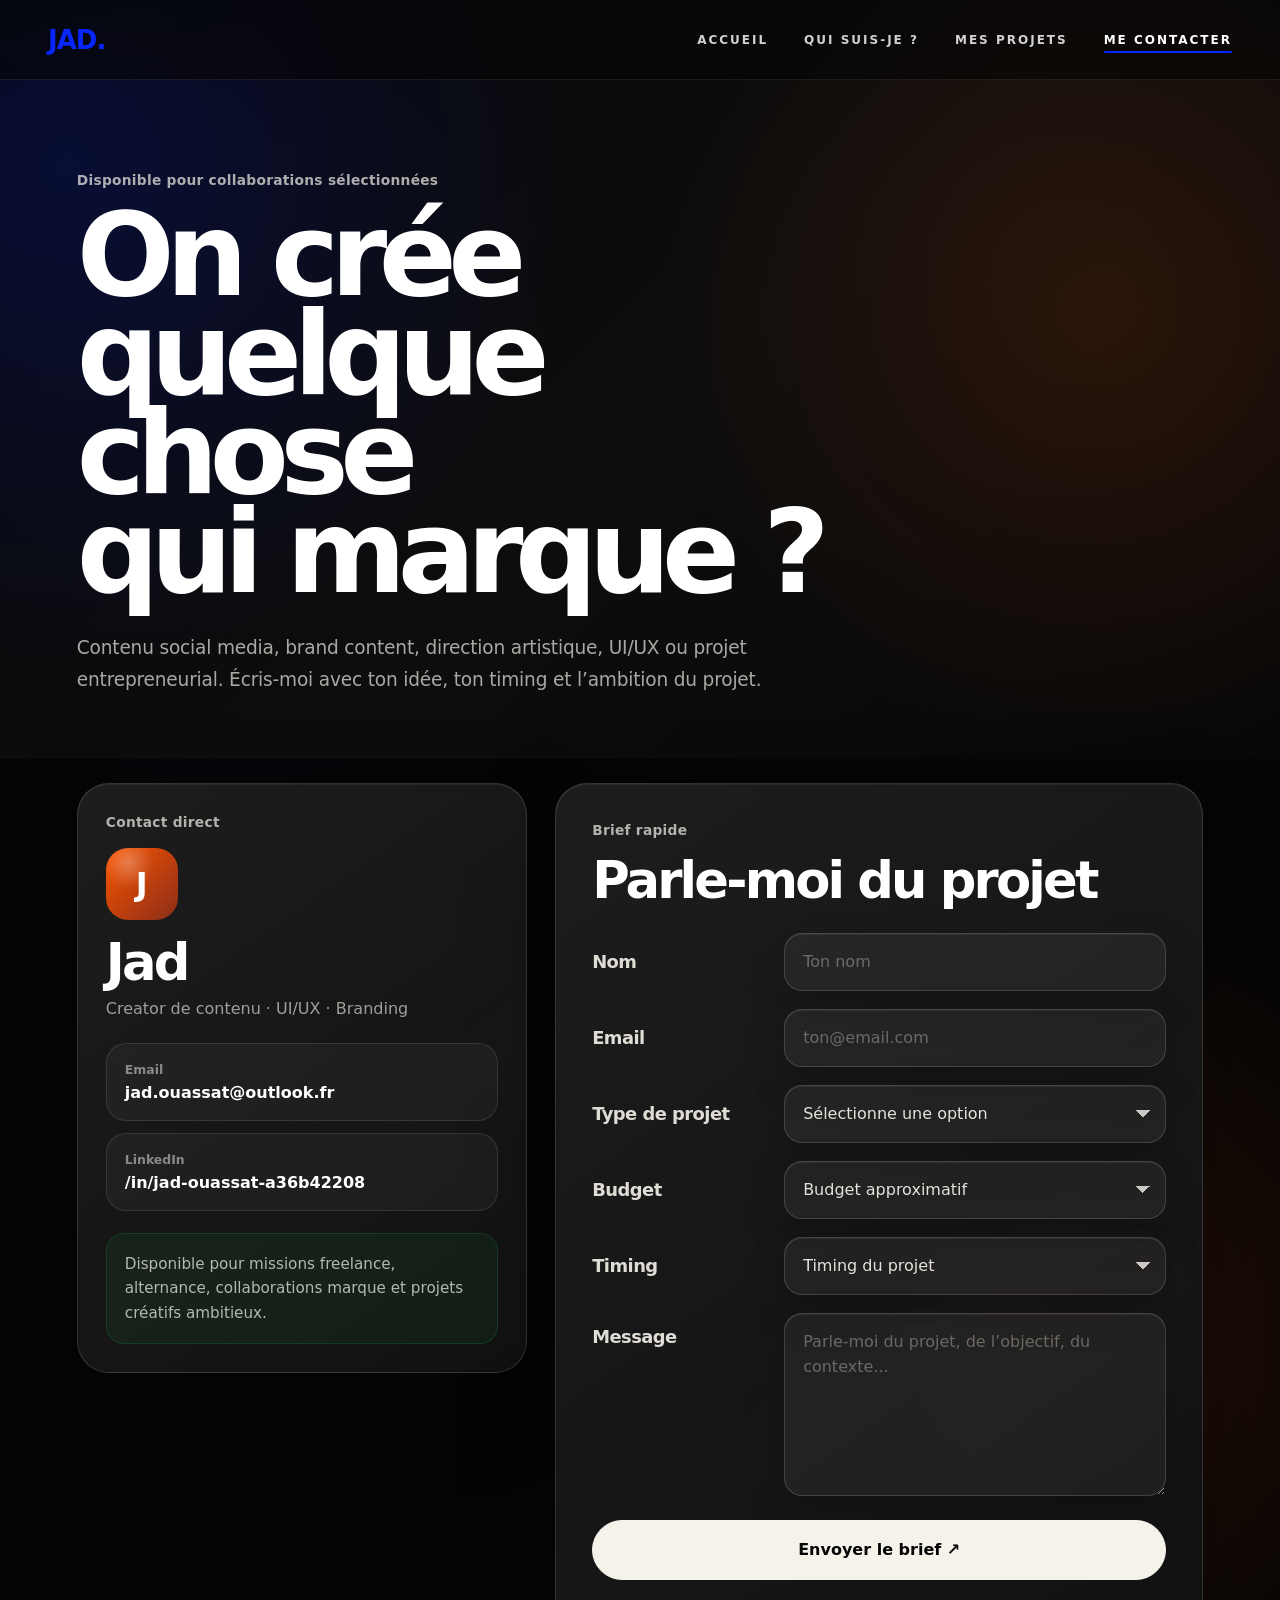
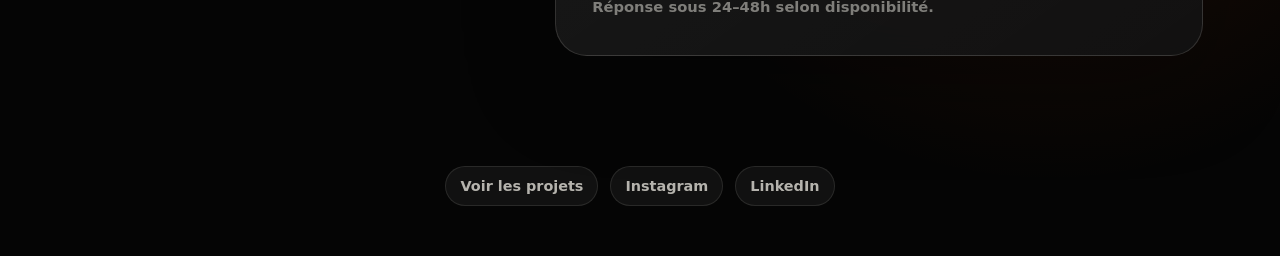
<file: contact.html>
<!DOCTYPE html>
<html lang="fr">
<head>
  <meta charset="UTF-8" />
  <meta name="viewport" content="width=device-width, initial-scale=1.0" />

  <title>Me contacter — Jad</title>
  <meta
    name="description"
    content="Contactez Jad pour un projet de création de contenu, social media, brand content, direction artistique ou UX/UI."
  />

  <link rel="stylesheet" href="style.css" />
</head>

<body class="contact-page">
  <header class="site-header">
    <a href="index.html" class="site-logo" aria-label="Retour à l'accueil">
      JAD.
    </a>

    <nav class="site-nav" aria-label="Navigation principale">
      <a href="index.html">Accueil</a>
      <a href="about.html">Qui suis-je ?</a>
      <a href="projects.html">Mes projets</a>
      <a href="contact.html" class="is-active">Me contacter</a>
    </nav>
  </header>

  <main>
    <section class="contact-hero">
      <div class="contact-hero-inner">
        <p class="section-kicker">Disponible pour collaborations sélectionnées</p>

        <h1>
          On crée<br />
          quelque chose<br />
          qui marque ?
        </h1>

        <p class="contact-intro">
          Contenu social media, brand content, direction artistique, UI/UX ou projet entrepreneurial.
          Écris-moi avec ton idée, ton timing et l’ambition du projet.
        </p>
      </div>
    </section>

    <section class="contact-section" aria-label="Contact et formulaire">
      <div class="contact-layout">
        <aside class="contact-card">
          <p class="contact-card-kicker">Contact direct</p>

          <div class="contact-avatar" aria-hidden="true">
            J
          </div>

          <h2>Jad</h2>

          <p class="contact-role">
            Creator de contenu · UI/UX · Branding
          </p>

          <div class="contact-links">
            <a href="mailto:jad.ouassat@outlook.fr" class="contact-link">
              <span>Email</span>
              <strong>jad.ouassat@outlook.fr</strong>
            </a>

            <a
              href="https://fr.linkedin.com/in/jad-ouassat-a36b42208"
              target="_blank"
              rel="noopener noreferrer"
              class="contact-link"
            >
              <span>LinkedIn</span>
              <strong>/in/jad-ouassat-a36b42208</strong>
            </a>
          
          </div>

          <p class="contact-card-note">
            Disponible pour missions freelance, alternance, collaborations marque et projets créatifs ambitieux.
          </p>
        </aside>

        <section class="contact-form-panel">
          <p class="contact-card-kicker">Brief rapide</p>

          <h2>Parle-moi du projet</h2>

          <form
            class="brief-form"
            id="contactForm"
            name="contact"
            method="POST"
            data-netlify="true"
            netlify-honeypot="bot-field"
            action="/merci.html"
          >
            <input type="hidden" name="form-name" value="contact" />

            <p class="form-hidden">
              <label>
                Ne pas remplir ce champ :
                <input name="bot-field" />
              </label>
            </p>

            <div class="brief-form-grid">
              <div class="brief-field">
                <label for="name">Nom</label>
                <input
                  id="name"
                  type="text"
                  name="name"
                  placeholder="Ton nom"
                  required
                  autocomplete="name"
                />
              </div>

              <div class="brief-field">
                <label for="email">Email</label>
                <input
                  id="email"
                  type="email"
                  name="email"
                  placeholder="ton@email.com"
                  required
                  autocomplete="email"
                />
              </div>

              <div class="brief-field">
                <label for="project-type">Type de projet</label>
                <select id="project-type" name="project_type" required>
                  <option value="">Sélectionne une option</option>
                  <option value="creation-contenu">Création de contenu</option>
                  <option value="brand-content">Brand content</option>
                  <option value="ux-ui">UX/UI Design</option>
                  <option value="direction-artistique">Direction artistique</option>
                  <option value="collaboration">Collaboration</option>
                  <option value="autre">Autre</option>
                </select>
              </div>

              <div class="brief-field">
                <label for="budget">Budget</label>
                <select id="budget" name="budget">
                  <option value="">Budget approximatif</option>
                  <option value="moins-1000">Moins de 1 000 €</option>
                  <option value="1000-3000">1 000 — 3 000 €</option>
                  <option value="3000-5000">3 000 — 5 000 €</option>
                  <option value="5000-plus">5 000 € +</option>
                  <option value="a-definir">À définir</option>
                </select>
              </div>

              <div class="brief-field">
                <label for="timeline">Timing</label>
                <select id="timeline" name="timeline">
                  <option value="">Timing du projet</option>
                  <option value="urgent">Urgent</option>
                  <option value="1-mois">Dans le mois</option>
                  <option value="1-3-mois">1 à 3 mois</option>
                  <option value="plus-tard">Plus tard</option>
                  <option value="a-definir">À définir</option>
                </select>
              </div>

              <div class="brief-field brief-field-message">
                <label for="message">Message</label>
                <textarea
                  id="message"
                  name="message"
                  rows="6"
                  placeholder="Parle-moi du projet, de l’objectif, du contexte..."
                  required
                ></textarea>
              </div>
            </div>

            <button type="submit" class="brief-submit">
              Envoyer le brief ↗
            </button>

            <p class="brief-note">
              Réponse sous 24–48h selon disponibilité.
            </p>
          </form>
        </section>
      </div>
    </section>
  </main>

  <footer class="site-footer">
    <a href="projects.html">Voir les projets</a>
    <a href="https://www.instagram.com/" target="_blank" rel="noopener noreferrer">Instagram</a>
    <a href="https://www.linkedin.com/" target="_blank" rel="noopener noreferrer">LinkedIn</a>
  </footer>

  <script src="contact.js"></script>
</body>
</html>
</file>
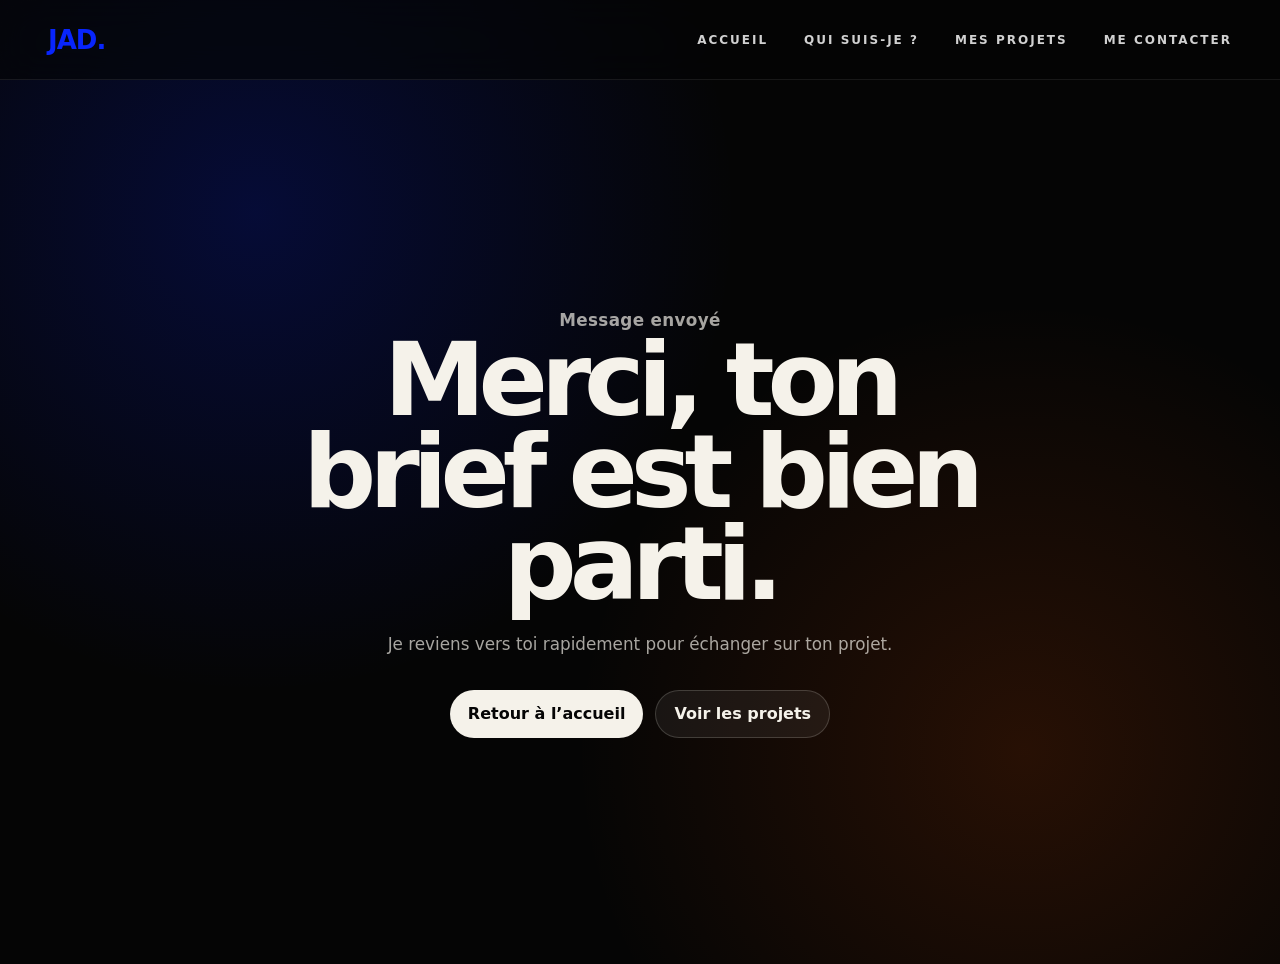
<file: merci.html>
<!DOCTYPE html>
<html lang="fr">
<head>
  <meta charset="UTF-8" />
  <meta name="viewport" content="width=device-width, initial-scale=1.0" />

  <title>Merci — Jad</title>
  <meta
    name="description"
    content="Merci pour votre message. Jad reviendra vers vous rapidement."
  />

  <link rel="stylesheet" href="style.css" />
</head>

<body class="thank-you-page">
  <header class="site-header">
    <a href="index.html" class="site-logo" aria-label="Retour à l'accueil">
      JAD.
    </a>

    <nav class="site-nav" aria-label="Navigation principale">
      <a href="index.html">Accueil</a>
      <a href="about.html">Qui suis-je ?</a>
      <a href="projects.html">Mes projets</a>
      <a href="contact.html">Me contacter</a>
    </nav>
  </header>

  <main class="thank-you-main">
    <section class="thank-you-section">
      <p class="section-kicker">Message envoyé</p>

      <h1>Merci, ton brief est bien parti.</h1>

      <p>
        Je reviens vers toi rapidement pour échanger sur ton projet.
      </p>

      <div class="thank-you-actions">
        <a href="index.html" class="button-primary">
          Retour à l’accueil
        </a>

        <a href="projects.html" class="button-secondary">
          Voir les projets
        </a>
      </div>
    </section>
  </main>
</body>
</html>
</file>
<file: style.css>
/* ===========================
   TOKENS
=========================== */
:root {
  --blue: #0825FC;
  --blue-light: rgba(8,37,252,0.42);
  --blue-dark: #00087A;
  --blue-glow: rgba(8,37,252,0.35);
  --orange: #FA5501;
  --orange-light: rgba(245,74,0,0.48);
  --white: #FFFFFF;
  --black: #0A0A0A;
  --glass-fill: rgba(8,37,252,0.08);
  --glass-fill-mid: rgba(255,255,255,0.07);
  --glass-fill-strong: rgba(255,255,255,0.11);
  --glass-stroke: rgba(255,255,255,0.18);
  --glass-stroke-soft: rgba(255,255,255,0.10);
  --glass-blur: 18px;
  --radius-card: 28px;
  --radius-pill: 999px;
  --nav-h: 80px;
  --font-display: 'Rockness', 'Inter', cursive;
  --font-head: 'MODERNIZ', 'Inter', sans-serif;
  --font-body: 'Agrandir', 'Inter', sans-serif;
  --shadow-card: 0 4px 48px rgba(0,0,0,0.28);
  --shadow-glass: 0 8px 64px rgba(8,37,252,0.18), 0 2px 16px rgba(0,0,0,0.25);
}

*, *::before, *::after { box-sizing: border-box; margin: 0; padding: 0; }
html { scroll-behavior: smooth; }
body {
  background: var(--black);
  color: var(--white);
  font-family: var(--font-body);
  overflow-x: hidden;
}
a { text-decoration: none; color: inherit; }
ul { list-style: none; }

/* ===========================
   CURSOR PERSONNALISÉ
=========================== */
* { cursor: none !important; }
.cursor-dot {
  position: fixed;
  top: -5px; left: -5px;
  width: 10px; height: 10px;
  background: var(--blue);
  border-radius: 50%;
  z-index: 99999;
  pointer-events: none;
  will-change: transform;
  mix-blend-mode: difference;
}
.cursor-ring {
  position: fixed;
  top: -20px; left: -20px;
  width: 40px; height: 40px;
  border: 2px solid var(--blue);
  border-radius: 50%;
  z-index: 99998;
  pointer-events: none;
  will-change: transform;
  mix-blend-mode: difference;
}

/* ===========================
   PAGE TRANSITION
=========================== */
.gsap-page-transition {
  position: fixed;
  inset: 0;
  background: var(--black);
  z-index: 9999;
  pointer-events: none;
  opacity: 0;
}

/* ===========================
   SCROLL SMOOTHER WRAPPERS
=========================== */
#smooth-wrapper {
  overflow: hidden;
  position: fixed;
  height: 100%;
  width: 100%;
  top: 0; left: 0;
}
#smooth-content {
  overflow: visible;
  width: 100%;
}

/* ===========================
   PLACEHOLDER IMAGES
=========================== */
.ph-img {
  width: 100%; height: 100%;
  background: linear-gradient(135deg, #0d1a5c 0%, #0825fc33 50%, #0d1a5c 100%);
  border-radius: inherit;
  position: relative;
  overflow: hidden;
}
.ph-img::after {
  content: '';
  position: absolute;
  inset: 0;
  background: linear-gradient(120deg, transparent 30%, rgba(255,255,255,0.08) 50%, transparent 70%);
  animation: shimmer 2.2s infinite;
}
@keyframes shimmer {
  0% { transform: translateX(-100%); }
  100% { transform: translateX(100%); }
}
.orange-ph { background: linear-gradient(135deg, #3a1000 0%, #fa550133 50%, #3a1000 100%); }

/* ===========================
   NAVBAR
=========================== */
.navbar {
  position: fixed;
  top: 0; left: 0; right: 0;
  height: var(--nav-h);
  display: flex;
  align-items: center;
  justify-content: space-between;
  padding: 0 48px;
  z-index: 200;
  background: transparent;
  transition: background 0.4s, backdrop-filter 0.4s, border-color 0.4s;
}
.navbar.scrolled {
  background: rgba(10,10,10,0.72);
  backdrop-filter: blur(var(--glass-blur));
  -webkit-backdrop-filter: blur(var(--glass-blur));
  border-bottom: 1px solid var(--glass-stroke-soft);
}
.nav-logo {
  font-size: 26px; font-weight: 900;
  color: var(--blue); letter-spacing: -1px;
}
.nav-links { display: flex; gap: 36px; }
.nav-links a {
  font-size: 12px; font-weight: 700;
  letter-spacing: 2px; text-transform: uppercase;
  color: rgba(255,255,255,0.85);
  transition: color 0.2s; position: relative;
}
.nav-links a::after {
  content: ''; position: absolute;
  bottom: -4px; left: 0; right: 0;
  height: 2px; background: var(--blue);
  transform: scaleX(0); transform-origin: left;
  transition: transform 0.25s ease; border-radius: 2px;
}
.nav-links a.active::after, .nav-links a:hover::after { transform: scaleX(1); }
.nav-links a.active, .nav-links a:hover { color: var(--white); }

/* ===========================
   VIDEO BG
=========================== */
.hero-video-wrap, .page-hero-video-wrap, .projects-video-wrap {
  position: absolute; inset: 0; overflow: hidden; z-index: 0;
}
.hero-video { width: 100%; height: 100%; object-fit: cover; filter: brightness(0.45); }
.hero-overlay { position: absolute; inset: 0; background: rgba(8,37,252,0.08); mix-blend-mode: multiply; }
.hero-overlay.dark { background: rgba(0,0,0,0.55); mix-blend-mode: normal; }

/* ===========================
   HERO ACCUEIL
=========================== */
.hero {
  position: relative; width: 100%; height: 100vh;
  min-height: 700px; overflow: hidden;
  display: flex; align-items: flex-end;
  background: var(--black);
}
.hero-grid {
  position: absolute; inset: 0; z-index: 1;
  display: grid; grid-template-columns: repeat(4, 1fr);
  grid-auto-rows: 1fr; gap: 8px;
  padding: var(--nav-h) 8px 8px;
  pointer-events: none; overflow: hidden;
}
.hero-cell {
  border-radius: 18px; overflow: hidden;
  pointer-events: none; min-height: 0; opacity: 0;
}
.hero-cell.tall { grid-row: span 2; }
.hero-cell > blockquote {
  width: 100% !important; min-width: 0 !important; max-width: 100% !important;
  height: 100% !important; margin: 0 !important; border: none !important;
  border-radius: 18px !important; overflow: hidden !important; transform: scale(1.02);
}
.hero-overlay-dark {
  position: absolute; inset: 0; z-index: 2;
  background: linear-gradient(to bottom,
    rgba(10,10,10,0.45) 0%, rgba(10,10,10,0.15) 35%,
    rgba(10,10,10,0.55) 70%, rgba(10,10,10,0.92) 100%);
  pointer-events: none;
}
.hero-text {
  position: relative; z-index: 3;
  padding: 0 60px 72px; pointer-events: none;
}
.hero-the {
  display: block; font-family: var(--font-display);
  font-size: clamp(80px, 12vw, 180px); font-weight: 400;
  color: var(--blue); line-height: 0.9;
  text-shadow: 0 0 120px var(--blue-glow);
}
.hero-title {
  font-family: var(--font-head);
  font-size: clamp(36px, 5vw, 72px); font-weight: 900;
  text-transform: uppercase; letter-spacing: 2px;
  color: var(--white); line-height: 1.05;
  text-shadow: 0 4px 32px rgba(0,0,0,0.5);
}
.hero-title em { font-style: normal; color: var(--blue); }

/* ===========================
   ABOUT TEASER
=========================== */
.about-teaser {
  background: linear-gradient(180deg, #000a5c 0%, var(--blue) 100%);
  padding: 100px 60px;
}
.about-teaser-inner {
  max-width: 1200px; margin: 0 auto;
  display: grid; grid-template-columns: 360px 1fr;
  gap: 80px; align-items: center;
}
.portrait-frame {
  width: 360px; height: 520px;
  border-radius: var(--radius-card); overflow: hidden;
  border: 3px solid var(--glass-stroke); box-shadow: var(--shadow-glass);
}
.portrait-ph { border-radius: 0; }
.about-tag { font-size: 36px; font-weight: 800; color: var(--white); margin-bottom: 24px; letter-spacing: -0.5px; }
.about-body { font-size: 17px; font-weight: 300; color: rgba(255,255,255,0.85); line-height: 1.7; letter-spacing: 0.02em; margin-bottom: 20px; }

/* ===========================
   STATS BAR
=========================== */
.stats-bar {
  background: var(--black);
  border-bottom: 1px solid var(--glass-stroke-soft);
  display: flex; justify-content: center; gap: 80px;
  padding: 48px 60px; flex-wrap: wrap;
}
.stat-item { display: flex; flex-direction: column; align-items: center; gap: 6px; }
.stat-number {
  font-family: var(--font-head);
  font-size: clamp(40px, 5vw, 72px); font-weight: 900;
  color: var(--blue); line-height: 1; letter-spacing: -2px;
}
.stat-suffix { font-size: clamp(24px, 3vw, 40px); font-weight: 900; color: var(--blue); line-height: 1; }
.stat-label-bar {
  font-size: 11px; font-weight: 700; letter-spacing: 3px;
  text-transform: uppercase; color: rgba(255,255,255,0.4); margin-top: 4px;
}

/* ===========================
   BUTTONS
=========================== */
.btn-blue {
  display: inline-block; margin-top: 16px;
  padding: 14px 32px; background: var(--blue);
  color: var(--white); font-weight: 800; font-size: 13px;
  letter-spacing: 2px; text-transform: uppercase;
  border-radius: var(--radius-pill); border: 2px solid transparent;
  transition: background 0.2s, color 0.2s, border-color 0.2s, box-shadow 0.2s;
  cursor: none; font-family: var(--font-body);
}
.btn-blue:hover { background: transparent; color: var(--blue); border-color: var(--blue); box-shadow: 0 0 24px var(--blue-glow); }
.btn-blue.small { padding: 9px 22px; font-size: 11px; margin-top: 12px; }
.btn-orange {
  display: inline-block; margin-top: 16px;
  padding: 14px 32px; background: var(--orange);
  color: var(--white); font-weight: 800; font-size: 13px;
  letter-spacing: 2px; text-transform: uppercase;
  border-radius: var(--radius-pill); border: 2px solid transparent;
  transition: background 0.2s, color 0.2s, border-color 0.2s;
  cursor: none; font-family: var(--font-body);
}
.btn-orange.small { padding: 9px 22px; font-size: 11px; margin-top: 12px; }
.btn-orange:hover { background: transparent; color: var(--orange); border-color: var(--orange); }

/* ===========================
   PAGE HERO (about)
=========================== */
.page-about { background: var(--black); }
.page-hero {
  position: relative; height: 60vh; min-height: 420px;
  display: flex; align-items: flex-end;
  background: var(--black); overflow: hidden;
}
.page-hero-text { position: relative; z-index: 2; padding: 0 60px 60px; }
.page-eyebrow {
  font-family: var(--font-display);
  font-size: clamp(30px, 5vw, 72px);
  color: var(--blue); font-weight: 400; line-height: 1; margin-bottom: 8px;
}
.page-big-title {
  font-family: var(--font-head);
  font-size: clamp(48px, 7vw, 100px); font-weight: 900;
  text-transform: uppercase; color: var(--white);
  line-height: 0.95; letter-spacing: 1px;
}

/* ===========================
   TIMELINE
=========================== */
.timeline { padding: 0; }
.timeline-block {
  padding: 72px 60px;
  display: grid; grid-template-columns: 1fr 1fr;
  gap: 48px; align-items: start;
}
.timeline-block.blue { background: linear-gradient(160deg, var(--blue-dark) 0%, var(--blue) 100%); }
.timeline-block.orange { background: linear-gradient(160deg, #C43500 0%, var(--orange) 100%); }
.tl-left { display: flex; flex-direction: column; gap: 0; }
.tl-age {
  font-family: var(--font-display);
  font-size: clamp(52px, 6vw, 96px); font-weight: 400;
  color: rgba(255,255,255,0.22); line-height: 1;
  white-space: nowrap; margin-bottom: 20px; letter-spacing: -2px;
}
.tl-age span {
  display: block; font-family: var(--font-body);
  font-size: 11px; font-weight: 700;
  color: rgba(255,255,255,0.4); letter-spacing: 4px;
  text-transform: uppercase; margin-top: 4px;
}
.tl-title {
  font-family: var(--font-display);
  font-size: clamp(26px, 3vw, 44px); font-weight: 400;
  color: var(--white); margin-bottom: 18px; line-height: 1.1;
}
.timeline-block.orange .tl-title { color: rgba(255,255,255,0.95); }
.tl-content p {
  font-size: 16px; font-weight: 300;
  color: rgba(255,255,255,0.80); line-height: 1.7; letter-spacing: 0.02em;
}
/* clip-path initial pour image reveal */
.tl-photo { clip-path: inset(0 0 0 0); }
.tl-photos { display: grid; grid-template-columns: 1fr 1fr; gap: 10px; }
.tl-photo {
  border-radius: 20px; overflow: hidden;
  aspect-ratio: 4/5; box-shadow: var(--shadow-card);
}
.tl-photo.tall { grid-row: span 2; }
.tl-photo.wide { grid-column: span 2; aspect-ratio: 16/7; }
.tl-photo .ph-img { border-radius: 0; }

/* ===========================
   PROJECTS PAGE
=========================== */
.projects-video-wrap { position: fixed; inset: 0; z-index: -1; }
.projects-hero {
  position: relative; z-index: 1;
  padding: calc(var(--nav-h) + 80px) 60px 60px;
  min-height: 60vh; display: flex; flex-direction: column; justify-content: flex-end;
}
.projects-big-title {
  font-family: var(--font-display);
  font-size: clamp(80px, 14vw, 220px); font-weight: 400;
  color: var(--blue); line-height: 0.88;
  text-shadow: 0 0 120px var(--blue-glow);
}
.projects-big-title em { font-style: normal; color: var(--white); }
.projects-sub {
  font-size: 13px; font-weight: 700; letter-spacing: 4px;
  text-transform: uppercase; color: rgba(255,255,255,0.5); margin-top: 20px;
}
.projects-grid {
  position: relative; z-index: 1;
  display: grid; grid-template-columns: repeat(2, 1fr);
  gap: 28px; padding: 60px;
  background: rgba(10,10,10,0.35); backdrop-filter: blur(4px);
}
.glass-card {
  border-radius: var(--radius-card); overflow: hidden;
  background: var(--glass-fill-mid); border: 1px solid var(--glass-stroke);
  backdrop-filter: blur(var(--glass-blur)); -webkit-backdrop-filter: blur(var(--glass-blur));
  box-shadow: var(--shadow-glass);
  transition: transform 0.35s cubic-bezier(.22,.68,0,1.2), box-shadow 0.35s;
  cursor: none;
}
.glass-card:hover {
  transform: translateY(-6px) scale(1.01);
  box-shadow: 0 24px 80px rgba(8,37,252,0.28), 0 2px 16px rgba(0,0,0,0.3);
  border-color: rgba(8,37,252,0.45);
}
.orange-card:hover { box-shadow: 0 24px 80px rgba(250,85,1,0.28); border-color: rgba(250,85,1,0.4); }
.pcard-thumb {
  position: relative; height: 300px; overflow: hidden;
  background: rgba(0,0,0,0.4);
  display: flex; align-items: center; justify-content: center;
}
.pcard-ph { position: absolute; inset: 0; border-radius: 0; }
.pcard-overlay { position: absolute; inset: 0; z-index: 2; background: var(--blue-light); mix-blend-mode: multiply; opacity: 0.7; }
.orange-overlay { background: var(--orange-light); }
.pcard-play-btn {
  position: relative; z-index: 3;
  width: 64px; height: 64px; border-radius: 50%;
  background: var(--glass-fill-strong); border: 1.5px solid var(--glass-stroke);
  backdrop-filter: blur(10px);
  display: flex; align-items: center; justify-content: center;
  font-size: 22px; color: var(--white);
  transition: transform 0.2s, background 0.2s;
}
.glass-card:hover .pcard-play-btn { transform: scale(1.12); background: var(--blue); }
.pcard-info { padding: 24px 28px 32px; }
.pcard-tag {
  display: inline-block; font-size: 10px; font-weight: 800;
  letter-spacing: 3px; text-transform: uppercase; color: var(--blue);
  margin-bottom: 8px; background: rgba(8,37,252,0.12);
  padding: 4px 12px; border-radius: var(--radius-pill); border: 1px solid rgba(8,37,252,0.22);
}
.orange-tag { color: var(--orange); background: rgba(250,85,1,0.12); border-color: rgba(250,85,1,0.22); }
.pcard-title { font-family: var(--font-head); font-size: 26px; font-weight: 900; color: var(--white); margin-bottom: 8px; margin-top: 4px; }
.pcard-desc { font-size: 14px; font-weight: 300; color: rgba(255,255,255,0.65); line-height: 1.6; }
.madi3ch-thumb {
  background: linear-gradient(135deg, #3a1000 0%, #7a2500 50%, #3a1000 100%);
  display: flex; align-items: center; justify-content: center; flex-direction: column; gap: 8px;
}
.madi3ch-logo-wrap { text-align: center; z-index: 2; position: relative; }
.madi3ch-logo { display: block; font-family: var(--font-head); font-size: 48px; font-weight: 900; color: var(--white); letter-spacing: 2px; text-shadow: 0 0 40px rgba(250,85,1,0.6); }
.madi3ch-logo.large { font-size: 64px; }
.madi3ch-subtitle { display: block; font-size: 18px; color: rgba(255,255,255,0.5); letter-spacing: 4px; font-weight: 300; }
.madi3ch-subtitle.large { font-size: 22px; }
.madi3ch-tags { display: flex; flex-wrap: wrap; gap: 8px; margin-top: 14px; }
.badge { font-size: 10px; font-weight: 700; letter-spacing: 1.5px; text-transform: uppercase; color: rgba(255,255,255,0.7); background: rgba(255,255,255,0.08); border: 1px solid rgba(255,255,255,0.14); padding: 4px 12px; border-radius: var(--radius-pill); }

/* ===========================
   MODALS
=========================== */
.embed-modal { position: fixed; inset: 0; z-index: 500; display: none; align-items: center; justify-content: center; pointer-events: none; }
.embed-modal.open { display: flex; pointer-events: all; }
.embed-modal-backdrop { position: absolute; inset: 0; background: rgba(0,0,0,0.72); backdrop-filter: blur(6px); cursor: none; }
.embed-modal-box { position: relative; z-index: 2; width: min(420px, 92vw); border-radius: var(--radius-card); overflow: hidden; }
.glass-modal { background: rgba(15,20,50,0.72); border: 1px solid var(--glass-stroke); backdrop-filter: blur(28px); -webkit-backdrop-filter: blur(28px); box-shadow: 0 32px 120px rgba(8,37,252,0.25), 0 4px 24px rgba(0,0,0,0.5); }
.embed-close { position: absolute; top: 14px; right: 14px; z-index: 10; width: 36px; height: 36px; border-radius: 50%; border: 1px solid var(--glass-stroke); background: var(--glass-fill-mid); backdrop-filter: blur(8px); color: var(--white); font-size: 14px; cursor: none; display: flex; align-items: center; justify-content: center; transition: background 0.2s; }
.embed-close:hover { background: rgba(255,255,255,0.18); }
.embed-content { display: flex; justify-content: center; padding: 8px; }
.embed-content iframe, .embed-content blockquote { width: 100% !important; max-width: 100% !important; min-width: 0 !important; border-radius: 20px !important; overflow: hidden; border: none !important; }
.madi3ch-modal { width: min(820px, 94vw); }
.madi3ch-modal-content { padding: 40px; }
.madi3ch-modal-header { display: flex; flex-direction: column; align-items: center; gap: 6px; margin-bottom: 36px; padding-bottom: 28px; border-bottom: 1px solid var(--glass-stroke-soft); }
.madi3ch-modal-body { display: grid; grid-template-columns: 1fr 1fr; gap: 40px; }
.madi3ch-col h3 { font-family: var(--font-head); font-size: 16px; font-weight: 900; letter-spacing: 2px; text-transform: uppercase; color: var(--orange); margin-bottom: 16px; }
.madi3ch-col p { font-size: 14px; color: rgba(255,255,255,0.72); line-height: 1.7; margin-bottom: 14px; }
.madi3ch-list { padding-left: 0; list-style: none; }
.madi3ch-list li { font-size: 14px; color: rgba(255,255,255,0.8); padding: 8px 0; border-bottom: 1px solid var(--glass-stroke-soft); line-height: 1.5; }
.madi3ch-stats { display: flex; gap: 12px; flex-wrap: wrap; margin-top: 24px; }
.stat-pill { display: flex; flex-direction: column; align-items: center; padding: 12px 20px; background: var(--glass-fill-mid); border: 1px solid var(--glass-stroke); border-radius: var(--radius-card); backdrop-filter: blur(8px); min-width: 72px; }
.stat-num { font-size: 28px; font-weight: 900; color: var(--white); line-height: 1; }
.stat-label { font-size: 10px; font-weight: 700; letter-spacing: 2px; color: rgba(255,255,255,0.45); text-transform: uppercase; margin-top: 4px; }
.orange-pill { border-color: rgba(250,85,1,0.3); }
.orange-pill .stat-num { color: var(--orange); }

/* ===========================
   CONTACT PAGE
=========================== */
.page-contact { background: var(--black); min-height: 100vh; overflow-x: hidden; }
.contact-bg { position: fixed; inset: 0; z-index: 0; pointer-events: none; overflow: hidden; }
.contact-bg-blob { position: absolute; border-radius: 50%; filter: blur(80px); opacity: 0.18; }
.blob1 { width: 600px; height: 600px; background: var(--blue); top: -100px; left: -100px; }
.blob2 { width: 400px; height: 400px; background: var(--orange); bottom: 20%; right: -80px; opacity: 0.12; }
.blob3 { width: 300px; height: 300px; background: var(--blue); bottom: -80px; left: 30%; opacity: 0.1; }
.contact-main { position: relative; z-index: 1; max-width: 1200px; margin: 0 auto; padding: calc(var(--nav-h) + 60px) 60px 100px; }
.contact-header { margin-bottom: 60px; }
.contact-eyebrow { display: inline-block; font-size: 11px; font-weight: 800; letter-spacing: 4px; text-transform: uppercase; color: var(--blue); background: rgba(8,37,252,0.1); border: 1px solid rgba(8,37,252,0.25); padding: 6px 18px; border-radius: var(--radius-pill); margin-bottom: 24px; }
.contact-title { font-family: var(--font-head); font-size: clamp(56px, 9vw, 120px); font-weight: 900; text-transform: uppercase; color: var(--white); line-height: 0.95; letter-spacing: 1px; }
.contact-title em { font-style: normal; color: var(--blue); }
.contact-intro { margin-top: 24px; font-size: 17px; font-weight: 300; color: rgba(255,255,255,0.6); line-height: 1.65; max-width: 480px; }
.contact-grid { display: grid; grid-template-columns: 1fr 380px; gap: 32px; align-items: start; }
.glass-panel { background: var(--glass-fill-mid); border: 1px solid var(--glass-stroke); backdrop-filter: blur(var(--glass-blur)); -webkit-backdrop-filter: blur(var(--glass-blur)); border-radius: var(--radius-card); box-shadow: var(--shadow-glass); }
.contact-form-wrap { padding: 40px; }
.contact-form { display: flex; flex-direction: column; gap: 20px; }
.form-row { display: grid; grid-template-columns: 1fr 1fr; gap: 16px; }
.form-group { display: flex; flex-direction: column; gap: 8px; }
.form-group label { font-size: 11px; font-weight: 800; letter-spacing: 2px; text-transform: uppercase; color: rgba(255,255,255,0.5); }
.form-group input, .form-group textarea { background: rgba(255,255,255,0.06); border: 1px solid var(--glass-stroke-soft); border-radius: 14px; padding: 14px 18px; color: var(--white); font-size: 15px; font-family: var(--font-body); outline: none; transition: border-color 0.2s, background 0.2s, box-shadow 0.2s; resize: vertical; }
.form-group input::placeholder, .form-group textarea::placeholder { color: rgba(255,255,255,0.25); }
.form-group input:focus, .form-group textarea:focus { border-color: rgba(8,37,252,0.6); background: rgba(8,37,252,0.08); box-shadow: 0 0 0 3px rgba(8,37,252,0.12); }
.contact-submit { margin-top: 8px; align-self: flex-start; padding: 16px 36px; font-size: 13px; }
.form-success { display: flex; align-items: center; gap: 12px; padding: 14px 20px; background: rgba(74,222,128,0.1); border: 1px solid rgba(74,222,128,0.3); border-radius: 14px; color: #4ade80; font-weight: 700; font-size: 14px; }
.success-icon { width: 28px; height: 28px; border-radius: 50%; background: rgba(74,222,128,0.2); display: flex; align-items: center; justify-content: center; font-size: 14px; flex-shrink: 0; }
.contact-sidebar { display: flex; flex-direction: column; gap: 16px; }
.contact-info-card { padding: 20px 24px; display: flex; align-items: center; gap: 16px; }
.contact-info-icon { font-size: 24px; flex-shrink: 0; }
.contact-info-label { font-size: 10px; font-weight: 800; letter-spacing: 2.5px; text-transform: uppercase; color: rgba(255,255,255,0.4); margin-bottom: 4px; }
.contact-info-val { font-size: 15px; font-weight: 600; color: var(--white); transition: color 0.2s; }
a.contact-info-val:hover { color: var(--blue); }
.contact-socials { padding: 20px 24px; }
.contact-socials .contact-info-label { margin-bottom: 14px; }
.socials-row { display: flex; flex-wrap: wrap; gap: 10px; }
.social-btn { display: flex; align-items: center; gap: 8px; padding: 10px 18px; border-radius: var(--radius-pill); background: rgba(255,255,255,0.06); border: 1px solid var(--glass-stroke-soft); font-size: 13px; font-weight: 700; color: rgba(255,255,255,0.75); transition: background 0.2s, color 0.2s, border-color 0.2s; }
.social-btn:hover { background: var(--blue); color: var(--white); border-color: var(--blue); }
.contact-avail { padding: 16px 24px; display: flex; align-items: center; gap: 12px; }
.avail-dot { width: 10px; height: 10px; border-radius: 50%; background: #4ade80; box-shadow: 0 0 10px rgba(74,222,128,0.6); flex-shrink: 0; animation: pulse-green 2s infinite; }
@keyframes pulse-green { 0%, 100% { box-shadow: 0 0 6px rgba(74,222,128,0.5); } 50% { box-shadow: 0 0 18px rgba(74,222,128,0.9); } }
.avail-text { font-size: 13px; font-weight: 600; color: rgba(255,255,255,0.7); }

/* ===========================
   RESPONSIVE
=========================== */
@media (max-width: 900px) {
  .cursor-dot, .cursor-ring { display: none; }
  * { cursor: auto !important; }
  .about-teaser-inner { grid-template-columns: 1fr; }
  .portrait-frame { width: 100%; max-width: 320px; height: 400px; }
  .timeline-block { grid-template-columns: 1fr; gap: 32px; padding: 48px 24px; }
  .hero-grid { grid-template-columns: repeat(2, 1fr); }
  .projects-grid { grid-template-columns: 1fr; padding: 24px; }
  .navbar { padding: 0 20px; }
  .nav-links { gap: 18px; }
  .hero-text { padding: 0 24px 48px; }
  .projects-hero { padding: 120px 24px 40px; }
  .contact-main { padding: calc(var(--nav-h) + 40px) 24px 80px; }
  .contact-grid { grid-template-columns: 1fr; }
  .madi3ch-modal-body { grid-template-columns: 1fr; }
  .form-row { grid-template-columns: 1fr; }
  .page-hero-text { padding: 0 24px 40px; }
  .stats-bar { gap: 40px; padding: 36px 24px; }
}
/* ==========================================================
   PROJECTS PAGE — SAFE PREMIUM EMBEDS
   À ajouter à la fin de style.css
========================================================== */

.projects-page {
  background: #050505;
  color: #f5f2ea;
}

.projects-hero {
  min-height: 72vh;
  display: flex;
  align-items: flex-end;
  padding: 140px 6vw 80px;
  position: relative;
  overflow: hidden;
}

.projects-hero::before {
  content: "";
  position: absolute;
  inset: -20%;
  background:
    radial-gradient(circle at 20% 20%, rgba(255, 112, 67, 0.18), transparent 32%),
    radial-gradient(circle at 80% 30%, rgba(255, 255, 255, 0.08), transparent 28%),
    linear-gradient(135deg, #050505 0%, #111 50%, #050505 100%);
  pointer-events: none;
}

.projects-hero-inner {
  position: relative;
  z-index: 1;
  max-width: 1180px;
  width: 100%;
}

.page-eyebrow,
.projects-intro,
.project-category,
.project-modal-category {
  text-transform: uppercase;
  letter-spacing: 0.12em;
  font-size: 0.78rem;
  color: rgba(245, 242, 234, 0.64);
}

.projects-big-title {
  font-size: clamp(4.5rem, 15vw, 15rem);
  line-height: 0.82;
  letter-spacing: -0.08em;
  margin: 24px 0;
  text-transform: uppercase;
}

.projects-intro {
  max-width: 680px;
  line-height: 1.8;
  text-transform: none;
  letter-spacing: 0;
  font-size: clamp(1rem, 1.5vw, 1.25rem);
}

.projects-section {
  padding: 40px 6vw 120px;
}

.projects-grid {
  display: grid;
  grid-template-columns: repeat(12, 1fr);
  gap: 24px;
}

.project-card {
  grid-column: span 6;
  min-height: 440px;
  border: 1px solid rgba(245, 242, 234, 0.13);
  border-radius: 32px;
  overflow: hidden;
  background:
    linear-gradient(145deg, rgba(255,255,255,0.08), rgba(255,255,255,0.025)),
    #0d0d0d;
  position: relative;
  cursor: pointer;
  isolation: isolate;
  transition:
    transform 0.45s cubic-bezier(0.22, 1, 0.36, 1),
    border-color 0.45s ease,
    background 0.45s ease;
}

.project-card-featured {
  grid-column: span 12;
  min-height: 520px;
}

.project-card::before {
  content: "";
  position: absolute;
  inset: 0;
  background:
    radial-gradient(circle at var(--x, 50%) var(--y, 50%), rgba(255, 112, 67, 0.22), transparent 30%),
    linear-gradient(180deg, transparent 0%, rgba(0, 0, 0, 0.62) 100%);
  opacity: 0;
  transition: opacity 0.45s ease;
  z-index: -1;
}

.project-card:hover,
.project-card:focus-visible {
  transform: translateY(-8px);
  border-color: rgba(255, 112, 67, 0.42);
}

.project-card:hover::before,
.project-card:focus-visible::before {
  opacity: 1;
}

.project-card-media {
  height: 210px;
  display: flex;
  align-items: center;
  justify-content: center;
  background:
    linear-gradient(135deg, rgba(255,255,255,0.08), rgba(255,255,255,0.02)),
    radial-gradient(circle at 50% 50%, rgba(255,112,67,0.22), transparent 45%);
}

.project-card-featured .project-card-media {
  height: 280px;
}

.project-play {
  width: 78px;
  height: 78px;
  border-radius: 999px;
  border: 1px solid rgba(245, 242, 234, 0.36);
  display: inline-flex;
  align-items: center;
  justify-content: center;
  color: #f5f2ea;
  background: rgba(0,0,0,0.28);
  backdrop-filter: blur(14px);
  transform: scale(1);
  transition: transform 0.35s ease, background 0.35s ease;
}

.project-card:hover .project-play {
  transform: scale(1.08);
  background: rgba(255,112,67,0.18);
}

.project-card-content {
  padding: 32px;
}

.project-card h2 {
  font-size: clamp(2rem, 4vw, 4.4rem);
  line-height: 0.95;
  letter-spacing: -0.055em;
  margin: 10px 0 18px;
}

.project-card p {
  max-width: 720px;
  color: rgba(245, 242, 234, 0.74);
  line-height: 1.7;
}

.open-project-embeds {
  appearance: none;
  border: 1px solid rgba(245, 242, 234, 0.28);
  background: rgba(245, 242, 234, 0.08);
  color: #f5f2ea;
  padding: 13px 18px;
  border-radius: 999px;
  margin-top: 24px;
  cursor: pointer;
  font: inherit;
  transition: background 0.25s ease, border-color 0.25s ease;
}

.open-project-embeds:hover,
.open-project-embeds:focus-visible {
  background: #f5f2ea;
  color: #050505;
  border-color: #f5f2ea;
}

.project-tags {
  display: flex;
  flex-wrap: wrap;
  gap: 8px;
  margin-top: 18px;
}

.project-tags span {
  border: 1px solid rgba(245, 242, 234, 0.16);
  border-radius: 999px;
  padding: 8px 12px;
  color: rgba(245, 242, 234, 0.72);
  font-size: 0.82rem;
}

.madi3ch-media {
  background:
    radial-gradient(circle at 40% 30%, rgba(245, 242, 234, 0.12), transparent 30%),
    linear-gradient(135deg, #17130f, #050505);
}

.madi3ch-logo {
  font-size: clamp(2.4rem, 7vw, 6rem);
  line-height: 0.92;
  letter-spacing: -0.06em;
  text-align: center;
}

/* Modal */
.modal-open {
  overflow: hidden;
}

.project-modal {
  position: fixed;
  inset: 0;
  z-index: 9999;
  display: none;
}

.project-modal.open {
  display: block;
}

.project-modal-backdrop {
  position: absolute;
  inset: 0;
  background: rgba(0,0,0,0.76);
  backdrop-filter: blur(16px);
}

.project-modal-box {
  position: relative;
  z-index: 2;
  width: min(1180px, calc(100vw - 32px));
  max-height: calc(100vh - 32px);
  overflow: auto;
  margin: 16px auto;
  background: #0b0b0b;
  border: 1px solid rgba(245, 242, 234, 0.16);
  border-radius: 30px;
  box-shadow: 0 30px 100px rgba(0,0,0,0.52);
}

.project-modal-close {
  position: sticky;
  top: 18px;
  left: calc(100% - 72px);
  z-index: 5;
  width: 48px;
  height: 48px;
  border-radius: 999px;
  border: 1px solid rgba(245, 242, 234, 0.2);
  background: rgba(245, 242, 234, 0.08);
  color: #f5f2ea;
  cursor: pointer;
  backdrop-filter: blur(14px);
  margin: 18px 18px 0 auto;
  display: flex;
  align-items: center;
  justify-content: center;
}

.project-modal-close:hover,
.project-modal-close:focus-visible {
  background: #f5f2ea;
  color: #050505;
}

.project-modal-header {
  padding: 0 32px 24px;
}

.project-modal-header h2 {
  font-size: clamp(2.8rem, 7vw, 7rem);
  line-height: 0.88;
  letter-spacing: -0.07em;
  margin: 10px 0 0;
}

.project-modal-body {
  padding: 0 32px 36px;
}

.project-modal-intro {
  max-width: 760px;
  color: rgba(245, 242, 234, 0.76);
  line-height: 1.8;
  margin-bottom: 28px;
}

.project-embeds-grid {
  display: grid;
  grid-template-columns: repeat(2, minmax(0, 1fr));
  gap: 22px;
  align-items: start;
}

.project-embed-card {
  border: 1px solid rgba(245, 242, 234, 0.12);
  border-radius: 22px;
  background: rgba(255,255,255,0.035);
  padding: 14px;
  overflow: hidden;
}

.project-embed-card-instagram {
  min-height: 420px;
}

.project-embed-card-youtube {
  padding: 0;
}

.project-youtube-frame {
  position: relative;
  width: 100%;
  aspect-ratio: 16 / 9;
  background: #000;
}

.project-youtube-frame iframe {
  position: absolute;
  inset: 0;
  width: 100%;
  height: 100%;
}

.project-embed-fallback {
  display: inline-flex;
  margin-top: 12px;
  color: #f5f2ea;
  opacity: 0.72;
  text-decoration: none;
  font-size: 0.9rem;
}

.project-embed-fallback:hover {
  opacity: 1;
}

.project-detail-text {
  max-width: 780px;
  color: rgba(245, 242, 234, 0.78);
  line-height: 1.8;
}

.project-detail-text h3 {
  color: #f5f2ea;
  font-size: 1.35rem;
  margin: 28px 0 10px;
}

.project-detail-text ul {
  padding-left: 1.2rem;
}

.project-detail-stats {
  display: grid;
  grid-template-columns: repeat(3, 1fr);
  gap: 14px;
  margin-top: 34px;
}

.project-detail-stats div {
  border: 1px solid rgba(245, 242, 234, 0.13);
  border-radius: 20px;
  padding: 20px;
  background: rgba(255,255,255,0.04);
}

.project-detail-stats strong {
  display: block;
  font-size: 2.4rem;
  line-height: 1;
}

.project-detail-stats span {
  display: block;
  margin-top: 8px;
  color: rgba(245, 242, 234, 0.58);
  text-transform: uppercase;
  letter-spacing: 0.08em;
  font-size: 0.78rem;
}

/* Responsive */
@media (max-width: 900px) {
  .projects-hero {
    padding: 120px 22px 60px;
    min-height: 58vh;
  }

  .projects-section {
    padding: 28px 22px 90px;
  }

  .projects-grid {
    grid-template-columns: 1fr;
  }

  .project-card,
  .project-card-featured {
    grid-column: span 1;
    min-height: auto;
  }

  .project-card-media,
  .project-card-featured .project-card-media {
    height: 200px;
  }

  .project-card-content {
    padding: 24px;
  }

  .project-embeds-grid {
    grid-template-columns: 1fr;
  }

  .project-modal-box {
    width: calc(100vw - 20px);
    max-height: calc(100vh - 20px);
    margin: 10px auto;
    border-radius: 22px;
  }

  .project-modal-header,
  .project-modal-body {
    padding-left: 20px;
    padding-right: 20px;
  }

  .project-detail-stats {
    grid-template-columns: 1fr;
  }
}
/* ==========================================================
   PROJECTS — VISUAL PREVIEWS UPGRADE
   À ajouter à la fin de style.css
========================================================== */

.project-card-media.has-preview {
  position: relative;
  overflow: hidden;
  background: #111;
}

.project-card-media.has-preview img {
  position: absolute;
  inset: 0;
  width: 100%;
  height: 100%;
  object-fit: cover;
  transform: scale(1.04);
  filter: saturate(0.9) contrast(1.08) brightness(0.82);
  transition:
    transform 0.75s cubic-bezier(0.22, 1, 0.36, 1),
    filter 0.75s ease;
}

.project-card:hover .project-card-media.has-preview img,
.project-card:focus-visible .project-card-media.has-preview img {
  transform: scale(1.14);
  filter: saturate(1.15) contrast(1.12) brightness(0.95);
}

.project-media-gradient {
  position: absolute;
  inset: 0;
  background:
    radial-gradient(circle at 35% 25%, rgba(255,255,255,0.24), transparent 24%),
    linear-gradient(180deg, rgba(0,0,0,0.08), rgba(0,0,0,0.72));
  z-index: 1;
  pointer-events: none;
}

.project-media-badge {
  position: absolute;
  top: 18px;
  left: 18px;
  z-index: 3;
  display: inline-flex;
  align-items: center;
  min-height: 34px;
  padding: 0 13px;
  border-radius: 999px;
  background: rgba(5, 5, 5, 0.48);
  border: 1px solid rgba(245, 242, 234, 0.22);
  backdrop-filter: blur(16px);
  color: #f5f2ea;
  font-size: 0.74rem;
  text-transform: uppercase;
  letter-spacing: 0.1em;
}

.project-card-media .project-play {
  position: relative;
  z-index: 3;
  box-shadow: 0 20px 60px rgba(0,0,0,0.38);
}

.youtube-preview img {
  object-position: center;
}

/* Fallback if Instagram image endpoint fails */
.project-card-media.has-preview::after {
  content: "";
  position: absolute;
  inset: 0;
  z-index: 0;
  background:
    radial-gradient(circle at 30% 30%, rgba(255, 112, 67, 0.2), transparent 30%),
    linear-gradient(135deg, #171717, #050505);
}

/* L'image reste au-dessus du fallback */
.project-card-media.has-preview img {
  z-index: 1;
}

.project-card-media.has-preview .project-media-gradient,
.project-card-media.has-preview .project-media-badge,
.project-card-media.has-preview .project-play {
  z-index: 2;
}

/* Captain Skipper custom visual */
.captain-preview {
  position: relative;
  overflow: hidden;
  background:
    linear-gradient(135deg, #07111f, #050505 62%),
    radial-gradient(circle at 70% 30%, rgba(96, 165, 250, 0.26), transparent 32%);
}

.captain-preview-bg {
  position: absolute;
  inset: -20%;
  background:
    linear-gradient(90deg, transparent 0 46%, rgba(245,242,234,0.08) 46% 47%, transparent 47% 100%),
    linear-gradient(0deg, transparent 0 46%, rgba(245,242,234,0.06) 46% 47%, transparent 47% 100%);
  background-size: 70px 70px;
  transform: rotate(-12deg);
  opacity: 0.8;
}

.captain-mark {
  position: absolute;
  right: 28px;
  bottom: 20px;
  z-index: 2;
  font-size: clamp(4rem, 12vw, 9rem);
  line-height: 1;
  letter-spacing: -0.12em;
  color: rgba(245, 242, 234, 0.12);
}

/* Madi3ch enhanced mockup */
.enhanced-madi3ch {
  position: relative;
  overflow: hidden;
  min-height: 340px;
  background:
    radial-gradient(circle at 22% 28%, rgba(250, 204, 21, 0.18), transparent 28%),
    radial-gradient(circle at 82% 65%, rgba(34, 197, 94, 0.16), transparent 28%),
    linear-gradient(135deg, #1b1309, #050505 70%);
}

.madi3ch-orbit {
  position: absolute;
  border-radius: 999px;
  border: 1px solid rgba(245, 242, 234, 0.12);
  pointer-events: none;
}

.madi3ch-orbit-one {
  width: 360px;
  height: 360px;
  right: 9%;
  top: -26%;
}

.madi3ch-orbit-two {
  width: 220px;
  height: 220px;
  left: 12%;
  bottom: -24%;
}

.madi3ch-phone-mockup {
  position: absolute;
  right: 11%;
  bottom: -38px;
  z-index: 2;
  width: 170px;
  height: 310px;
  border-radius: 34px;
  background: #101010;
  border: 1px solid rgba(245, 242, 234, 0.2);
  box-shadow: 0 30px 80px rgba(0,0,0,0.5);
  transform: rotate(8deg);
  padding: 12px;
}

.phone-speaker {
  width: 44px;
  height: 5px;
  border-radius: 999px;
  background: rgba(245, 242, 234, 0.18);
  margin: 0 auto 12px;
}

.phone-screen {
  position: relative;
  height: calc(100% - 18px);
  border-radius: 24px;
  overflow: hidden;
  background:
    linear-gradient(180deg, #f5f2ea, #dfd3bb);
}

.food-pill {
  position: absolute;
  top: 18px;
  left: 16px;
  background: #1f7a42;
  color: #fff;
  border-radius: 999px;
  padding: 8px 12px;
  font-size: 0.78rem;
  font-weight: 700;
}

.food-card {
  position: absolute;
  left: 16px;
  right: 16px;
  height: 48px;
  border-radius: 14px;
  background: #fff;
  box-shadow: 0 10px 24px rgba(0,0,0,0.12);
}

.food-card-one {
  top: 78px;
}

.food-card-two {
  top: 138px;
  opacity: 0.84;
}

.food-card-three {
  top: 198px;
  opacity: 0.68;
}

.enhanced-madi3ch .madi3ch-logo {
  position: relative;
  z-index: 3;
  max-width: 62%;
  text-align: left;
}

@media (max-width: 900px) {
  .madi3ch-phone-mockup {
    width: 124px;
    height: 230px;
    right: 24px;
    bottom: -28px;
  }

  .enhanced-madi3ch .madi3ch-logo {
    max-width: 70%;
  }

  .project-media-badge {
    top: 14px;
    left: 14px;
    font-size: 0.68rem;
  }
}
/* ==========================================================
   CONTACT PAGE — PREMIUM MOCKUP
   À ajouter à la fin de style.css
========================================================== */

.contact-page {
  background: #050505;
  color: #f5f2ea;
}

.contact-hero {
  min-height: 82vh;
  position: relative;
  display: flex;
  align-items: flex-end;
  padding: 140px 6vw 72px;
  overflow: hidden;
}

.contact-hero-bg {
  position: absolute;
  inset: 0;
  overflow: hidden;
  pointer-events: none;
}

.contact-hero-bg::before {
  content: "";
  position: absolute;
  inset: -20%;
  background:
    radial-gradient(circle at 18% 28%, rgba(255, 112, 67, 0.2), transparent 30%),
    radial-gradient(circle at 72% 35%, rgba(245, 242, 234, 0.08), transparent 28%),
    linear-gradient(135deg, #050505, #111 52%, #050505);
}

.contact-grid-bg {
  position: absolute;
  inset: 0;
  background:
    linear-gradient(rgba(245, 242, 234, 0.04) 1px, transparent 1px),
    linear-gradient(90deg, rgba(245, 242, 234, 0.04) 1px, transparent 1px);
  background-size: 72px 72px;
  mask-image: linear-gradient(to bottom, rgba(0,0,0,0.85), transparent);
}

.contact-orb {
  position: absolute;
  border-radius: 999px;
  filter: blur(2px);
  opacity: 0.8;
}

.contact-orb-one {
  width: 320px;
  height: 320px;
  right: 12%;
  top: 18%;
  background: radial-gradient(circle, rgba(255,112,67,0.22), transparent 68%);
  border: 1px solid rgba(255,112,67,0.12);
}

.contact-orb-two {
  width: 220px;
  height: 220px;
  left: 10%;
  bottom: 16%;
  background: radial-gradient(circle, rgba(245,242,234,0.12), transparent 68%);
  border: 1px solid rgba(245,242,234,0.1);
}

.contact-hero-inner {
  position: relative;
  z-index: 2;
  max-width: 1180px;
}

.contact-title {
  font-size: clamp(4rem, 12vw, 12.5rem);
  line-height: 0.84;
  letter-spacing: -0.08em;
  text-transform: uppercase;
  margin: 22px 0 26px;
}

.contact-intro {
  max-width: 740px;
  color: rgba(245, 242, 234, 0.72);
  line-height: 1.75;
  font-size: clamp(1rem, 1.45vw, 1.25rem);
}

.contact-section {
  padding: 34px 6vw 90px;
}

.contact-layout {
  display: grid;
  grid-template-columns: 0.88fr 1.12fr;
  gap: 24px;
  align-items: start;
}

.contact-panel {
  border: 1px solid rgba(245, 242, 234, 0.14);
  border-radius: 32px;
  background:
    linear-gradient(145deg, rgba(255,255,255,0.075), rgba(255,255,255,0.025)),
    #0c0c0c;
  box-shadow: 0 30px 90px rgba(0,0,0,0.22);
}

.contact-info-panel {
  padding: 28px;
  position: sticky;
  top: 100px;
}

.contact-form-panel {
  padding: 32px;
}

.contact-panel-kicker {
  margin: 0 0 22px;
  color: rgba(245, 242, 234, 0.58);
  text-transform: uppercase;
  letter-spacing: 0.12em;
  font-size: 0.76rem;
}

.contact-main-card {
  display: flex;
  align-items: center;
  gap: 18px;
  padding: 22px;
  border-radius: 24px;
  background: rgba(245, 242, 234, 0.06);
  border: 1px solid rgba(245, 242, 234, 0.1);
}

.contact-avatar {
  width: 68px;
  height: 68px;
  border-radius: 22px;
  display: inline-flex;
  align-items: center;
  justify-content: center;
  background:
    radial-gradient(circle at 30% 20%, rgba(255,255,255,0.26), transparent 34%),
    linear-gradient(135deg, #ff7043, #8a2d18);
  color: #fff;
  font-size: 2rem;
  font-weight: 800;
}

.contact-main-card h2 {
  margin: 0;
  font-size: 2rem;
  letter-spacing: -0.04em;
}

.contact-main-card p {
  margin: 4px 0 0;
  color: rgba(245, 242, 234, 0.62);
}

.contact-methods {
  display: grid;
  gap: 12px;
  margin-top: 18px;
}

.contact-method {
  display: block;
  padding: 20px;
  border-radius: 22px;
  border: 1px solid rgba(245, 242, 234, 0.1);
  background: rgba(255,255,255,0.035);
  color: #f5f2ea;
  text-decoration: none;
  transition:
    transform 0.35s ease,
    border-color 0.35s ease,
    background 0.35s ease;
}

.contact-method:hover,
.contact-method:focus-visible {
  transform: translateY(-4px);
  border-color: rgba(255,112,67,0.38);
  background: rgba(255,112,67,0.08);
}

.contact-method-label {
  display: block;
  color: rgba(245, 242, 234, 0.5);
  text-transform: uppercase;
  letter-spacing: 0.12em;
  font-size: 0.72rem;
  margin-bottom: 8px;
}

.contact-method strong {
  display: block;
  font-size: 1.05rem;
}

.contact-method small {
  display: block;
  color: rgba(245, 242, 234, 0.52);
  margin-top: 6px;
}

.contact-availability {
  display: flex;
  gap: 12px;
  align-items: flex-start;
  margin-top: 22px;
  padding: 18px;
  border-radius: 20px;
  background: rgba(34,197,94,0.07);
  border: 1px solid rgba(34,197,94,0.16);
}

.availability-dot {
  width: 10px;
  height: 10px;
  margin-top: 7px;
  border-radius: 999px;
  background: #22c55e;
  box-shadow: 0 0 0 8px rgba(34,197,94,0.12);
  flex: 0 0 auto;
}

.contact-availability p {
  margin: 0;
  color: rgba(245, 242, 234, 0.7);
  line-height: 1.6;
}

.contact-form-header h2 {
  font-size: clamp(2.4rem, 5vw, 5rem);
  line-height: 0.92;
  letter-spacing: -0.06em;
  margin: 0 0 28px;
}

.contact-form {
  display: grid;
  gap: 18px;
}

.form-grid {
  display: grid;
  grid-template-columns: repeat(2, 1fr);
  gap: 18px;
}

.form-field {
  display: grid;
  gap: 9px;
}

.form-field span {
  color: rgba(245, 242, 234, 0.64);
  font-size: 0.9rem;
}

.form-field input,
.form-field textarea,
.form-field select {
  width: 100%;
  border: 1px solid rgba(245, 242, 234, 0.13);
  background: rgba(255,255,255,0.045);
  color: #f5f2ea;
  border-radius: 18px;
  padding: 16px 16px;
  font: inherit;
  outline: none;
  transition:
    border-color 0.25s ease,
    background 0.25s ease,
    box-shadow 0.25s ease;
}

.form-field select {
  color: rgba(245, 242, 234, 0.82);
}

.form-field select option {
  background: #111;
  color: #f5f2ea;
}

.form-field textarea {
  resize: vertical;
  min-height: 170px;
}

.form-field input::placeholder,
.form-field textarea::placeholder {
  color: rgba(245, 242, 234, 0.34);
}

.form-field.is-focused input,
.form-field.is-focused textarea,
.form-field.is-focused select,
.form-field input:focus,
.form-field textarea:focus,
.form-field select:focus {
  border-color: rgba(255,112,67,0.55);
  background: rgba(255,112,67,0.055);
  box-shadow: 0 0 0 4px rgba(255,112,67,0.08);
}

.contact-form-footer {
  display: flex;
  align-items: center;
  gap: 16px;
  justify-content: space-between;
  margin-top: 8px;
}

.contact-submit {
  appearance: none;
  border: 1px solid #f5f2ea;
  background: #f5f2ea;
  color: #050505;
  border-radius: 999px;
  padding: 15px 22px;
  cursor: pointer;
  font: inherit;
  font-weight: 700;
  transition:
    transform 0.25s ease,
    opacity 0.25s ease;
}

.contact-submit:hover,
.contact-submit:focus-visible {
  transform: translateY(-2px);
}

.contact-submit:disabled {
  opacity: 0.58;
  cursor: wait;
}

.contact-form-note {
  max-width: 310px;
  color: rgba(245, 242, 234, 0.44);
  font-size: 0.86rem;
  line-height: 1.5;
  margin: 0;
}

.contact-form-status {
  min-height: 22px;
  margin: 0;
  color: #22c55e;
  line-height: 1.5;
}

.contact-social-strip {
  display: grid;
  grid-template-columns: repeat(3, 1fr);
  gap: 1px;
  padding: 0 6vw 110px;
}

.social-strip-item {
  min-height: 150px;
  padding: 26px;
  background: rgba(255,255,255,0.045);
  border: 1px solid rgba(245, 242, 234, 0.1);
  color: #f5f2ea;
  text-decoration: none;
  display: flex;
  flex-direction: column;
  justify-content: space-between;
  transition:
    background 0.35s ease,
    transform 0.35s ease;
}

.social-strip-item:first-child {
  border-radius: 28px 0 0 28px;
}

.social-strip-item:last-child {
  border-radius: 0 28px 28px 0;
}

.social-strip-item:hover,
.social-strip-item:focus-visible {
  background: rgba(255,112,67,0.1);
  transform: translateY(-4px);
}

.social-strip-item span {
  color: rgba(245, 242, 234, 0.52);
}

.social-strip-item strong {
  font-size: 1.35rem;
  letter-spacing: -0.03em;
}

/* Responsive */
@media (max-width: 980px) {
  .contact-hero {
    min-height: 68vh;
    padding: 120px 22px 58px;
  }

  .contact-section {
    padding: 24px 22px 70px;
  }

  .contact-layout {
    grid-template-columns: 1fr;
  }

  .contact-info-panel {
    position: relative;
    top: auto;
  }

  .form-grid {
    grid-template-columns: 1fr;
  }

  .contact-form-footer {
    align-items: flex-start;
    flex-direction: column;
  }

  .contact-social-strip {
    grid-template-columns: 1fr;
    padding: 0 22px 90px;
  }

  .social-strip-item,
  .social-strip-item:first-child,
  .social-strip-item:last-child {
    border-radius: 24px;
  }
}
/* ==========================================================
   PROJECTS — DOUBLE PATH SELECTOR + UX/UI PROJECTS
   À ajouter à la fin de style.css
========================================================== */

.project-path-hero {
  min-height: 100vh;
  position: relative;
  display: flex;
  align-items: flex-end;
  padding: 140px 6vw 80px;
  overflow: hidden;
  background: #050505;
  color: #f5f2ea;
}

.project-path-hero.is-collapsed {
  min-height: auto;
  padding-top: 120px;
  padding-bottom: 42px;
}

.project-path-hero.is-collapsed .project-path-title {
  font-size: clamp(3.2rem, 8vw, 8rem);
}

.project-path-hero.is-collapsed .project-path-intro {
  max-width: 620px;
}

.project-path-bg {
  position: absolute;
  inset: 0;
  pointer-events: none;
  overflow: hidden;
}

.project-path-bg::before {
  content: "";
  position: absolute;
  inset: -18%;
  background:
    radial-gradient(circle at 22% 22%, rgba(12, 38, 255, 0.24), transparent 30%),
    radial-gradient(circle at 78% 32%, rgba(255, 255, 255, 0.08), transparent 28%),
    linear-gradient(135deg, #050505 0%, #111 54%, #050505 100%);
}

.path-grid-bg {
  position: absolute;
  inset: 0;
  background:
    linear-gradient(rgba(245, 242, 234, 0.04) 1px, transparent 1px),
    linear-gradient(90deg, rgba(245, 242, 234, 0.04) 1px, transparent 1px);
  background-size: 74px 74px;
  mask-image: linear-gradient(to bottom, rgba(0,0,0,0.82), transparent);
}

.path-orb {
  position: absolute;
  border-radius: 999px;
  opacity: 0.85;
}

.path-orb-one {
  width: 340px;
  height: 340px;
  right: 10%;
  top: 18%;
  border: 1px solid rgba(12, 38, 255, 0.28);
  background: radial-gradient(circle, rgba(12,38,255,0.28), transparent 68%);
}

.path-orb-two {
  width: 230px;
  height: 230px;
  left: 8%;
  bottom: 18%;
  border: 1px solid rgba(245,242,234,0.12);
  background: radial-gradient(circle, rgba(245,242,234,0.13), transparent 68%);
}

.project-path-inner {
  position: relative;
  z-index: 2;
  width: 100%;
  max-width: 1360px;
  margin: 0 auto;
}

.project-path-title {
  font-size: clamp(4.5rem, 13vw, 14rem);
  line-height: 0.82;
  letter-spacing: -0.085em;
  text-transform: uppercase;
  margin: 22px 0 26px;
}

.project-path-intro {
  max-width: 760px;
  color: rgba(245, 242, 234, 0.74);
  line-height: 1.75;
  font-size: clamp(1rem, 1.45vw, 1.25rem);
}

.path-cards {
  display: grid;
  grid-template-columns: repeat(2, minmax(0, 1fr));
  gap: 28px;
  margin-top: 58px;
}

.path-card {
  appearance: none;
  border: 1px solid rgba(245, 242, 234, 0.14);
  background:
    radial-gradient(circle at var(--x, 50%) var(--y, 50%), rgba(12, 38, 255, 0.25), transparent 34%),
    linear-gradient(145deg, rgba(255,255,255,0.08), rgba(255,255,255,0.025)),
    #0d0d0d;
  color: #f5f2ea;
  border-radius: 34px;
  min-height: 620px;
  padding: 32px;
  cursor: pointer;
  position: relative;
  overflow: hidden;
  display: grid;
  align-content: space-between;
  text-align: left;
  transition:
    transform 0.55s cubic-bezier(0.22, 1, 0.36, 1),
    border-color 0.35s ease,
    background 0.35s ease;
}

.path-card:hover,
.path-card:focus-visible {
  transform: translateY(-10px);
  border-color: rgba(12, 38, 255, 0.58);
}

.path-card::before {
  content: "";
  position: absolute;
  inset: 0;
  background:
    linear-gradient(180deg, rgba(255,255,255,0.08), transparent 28%),
    radial-gradient(circle at 50% 0%, rgba(255,255,255,0.12), transparent 34%);
  pointer-events: none;
}

.path-lanyard {
  position: absolute;
  top: -36px;
  left: 50%;
  width: 118px;
  height: 190px;
  transform: translateX(-50%);
  z-index: 4;
}

.path-lanyard::before,
.path-lanyard::after {
  content: "";
  position: absolute;
  top: 0;
  width: 42px;
  height: 150px;
  background: #1231ff;
}

.path-lanyard::before {
  left: 14px;
  transform: skewX(-14deg);
}

.path-lanyard::after {
  right: 14px;
  background: #1f54a8;
  transform: skewX(14deg);
}

.path-lanyard span {
  position: absolute;
  left: 50%;
  bottom: 20px;
  width: 96px;
  height: 22px;
  border-radius: 6px;
  background: #f5f2ea;
  transform: translateX(-50%);
  z-index: 2;
}

.path-lanyard span::before {
  content: "";
  position: absolute;
  left: 10px;
  right: 10px;
  top: 2px;
  height: 4px;
  background: #d81e1e;
}

.path-badge {
  position: relative;
  z-index: 2;
  width: min(360px, 88%);
  margin: 70px auto 0;
  border-radius: 24px;
  overflow: hidden;
  box-shadow: 0 36px 120px rgba(0,0,0,0.36);
  transform: rotate(-1.5deg);
  transition: transform 0.5s cubic-bezier(0.22, 1, 0.36, 1);
}

.path-card-content-creator .path-badge {
  transform: rotate(1.5deg);
}

.path-card:hover .path-badge {
  transform: rotate(0deg) scale(1.035);
}

.path-badge-top {
  min-height: 210px;
  background: #1231ff;
  display: flex;
  align-items: center;
  justify-content: center;
  padding: 24px;
}

.path-badge-top strong {
  color: #fff;
  font-size: clamp(3rem, 7vw, 6rem);
  line-height: 0.86;
  letter-spacing: -0.08em;
  text-transform: uppercase;
}

.path-badge-top-content strong {
  font-size: clamp(2rem, 4.2vw, 4.1rem);
  line-height: 0.95;
  text-align: center;
}

.path-badge-bottom {
  background: #fff;
  color: #050505;
  min-height: 240px;
  display: flex;
  flex-direction: column;
  align-items: center;
  justify-content: center;
}

.path-badge-bottom span {
  display: block;
  font-size: clamp(2rem, 4vw, 3.4rem);
  line-height: 0.98;
  letter-spacing: -0.04em;
  text-transform: uppercase;
}

.path-badge-bottom small {
  margin-top: 18px;
  font-size: 1rem;
}

.path-badge-bottom i {
  width: 118px;
  height: 34px;
  margin-top: 28px;
  display: block;
  background:
    repeating-linear-gradient(
      90deg,
      #050505 0 3px,
      transparent 3px 6px,
      #050505 6px 8px,
      transparent 8px 12px
    );
  opacity: 0.9;
}

.path-card-content {
  position: relative;
  z-index: 3;
  margin-top: 32px;
}

.path-card-content p {
  margin: 0 0 8px;
  color: rgba(245,242,234,0.58);
  text-transform: uppercase;
  letter-spacing: 0.12em;
  font-size: 0.78rem;
}

.path-card-content h2 {
  font-size: clamp(2.5rem, 5vw, 5.4rem);
  line-height: 0.92;
  letter-spacing: -0.06em;
  margin: 0 0 12px;
}

.path-card-content span {
  color: rgba(245,242,234,0.68);
  line-height: 1.6;
}

/* Switcher */
.project-path-switcher {
  position: sticky;
  top: 78px;
  z-index: 90;
  display: none;
  gap: 8px;
  justify-content: center;
  padding: 14px 6vw;
  background: rgba(5,5,5,0.7);
  backdrop-filter: blur(18px);
  border-bottom: 1px solid rgba(245,242,234,0.08);
}

.project-path-switcher.visible {
  display: flex;
}

.path-switch {
  appearance: none;
  border: 1px solid rgba(245,242,234,0.16);
  background: rgba(255,255,255,0.04);
  color: rgba(245,242,234,0.72);
  border-radius: 999px;
  padding: 11px 16px;
  cursor: pointer;
  font: inherit;
  transition: background 0.25s ease, color 0.25s ease, border-color 0.25s ease;
}

.path-switch.active,
.path-switch:hover,
.path-switch:focus-visible {
  background: #f5f2ea;
  color: #050505;
  border-color: #f5f2ea;
}

/* Sections */
.project-path-content {
  display: none;
}

.project-path-content.active {
  display: block;
}

.compact-projects-hero {
  min-height: 54vh;
  padding-top: 120px;
}

.uiux-hero::before {
  background:
    radial-gradient(circle at 20% 20%, rgba(18, 49, 255, 0.24), transparent 32%),
    radial-gradient(circle at 80% 30%, rgba(255, 255, 255, 0.08), transparent 28%),
    linear-gradient(135deg, #050505 0%, #101020 50%, #050505 100%);
}

/* UX/UI GRID */
.ux-projects-section {
  padding: 40px 6vw 130px;
  background: #050505;
}

.ux-projects-grid {
  display: grid;
  grid-template-columns: repeat(12, 1fr);
  gap: 24px;
}

.ux-project-card {
  grid-column: span 6;
  min-height: 560px;
  border-radius: 32px;
  border: 1px solid rgba(245,242,234,0.14);
  background:
    radial-gradient(circle at var(--x, 50%) var(--y, 50%), rgba(18,49,255,0.16), transparent 34%),
    linear-gradient(145deg, rgba(255,255,255,0.075), rgba(255,255,255,0.025)),
    #0d0d0d;
  overflow: hidden;
  cursor: pointer;
  transition:
    transform 0.45s cubic-bezier(0.22, 1, 0.36, 1),
    border-color 0.35s ease;
}

.ux-project-card-featured,
.ux-project-card-wide {
  grid-column: span 12;
}

.ux-project-card:hover,
.ux-project-card:focus-visible {
  transform: translateY(-8px);
  border-color: rgba(18,49,255,0.55);
}

.ux-project-visual {
  height: 360px;
  position: relative;
  overflow: hidden;
  background: #fff;
}

.ux-project-card-featured .ux-project-visual,
.ux-project-card-wide .ux-project-visual {
  height: 520px;
}

.ux-project-visual img {
  width: 100%;
  height: 100%;
  object-fit: cover;
  object-position: top center;
  display: block;
  transform: scale(1.01);
  transition:
    transform 0.75s cubic-bezier(0.22, 1, 0.36, 1),
    filter 0.75s ease;
}

.ux-project-card:hover .ux-project-visual img {
  transform: scale(1.06);
  filter: saturate(1.04) contrast(1.04);
}

.ux-project-visual::after {
  content: "";
  position: absolute;
  inset: 0;
  background:
    linear-gradient(180deg, rgba(0,0,0,0.02), rgba(0,0,0,0.58)),
    radial-gradient(circle at 30% 20%, rgba(18,49,255,0.14), transparent 30%);
  pointer-events: none;
}

.ux-project-badge {
  position: absolute;
  left: 18px;
  top: 18px;
  z-index: 2;
  min-height: 34px;
  padding: 0 13px;
  border-radius: 999px;
  background: rgba(5,5,5,0.52);
  border: 1px solid rgba(245,242,234,0.22);
  color: #f5f2ea;
  backdrop-filter: blur(16px);
  display: inline-flex;
  align-items: center;
  font-size: 0.74rem;
  text-transform: uppercase;
  letter-spacing: 0.1em;
}

.ux-project-content {
  padding: 32px;
}

.ux-project-content h3 {
  font-size: clamp(2.4rem, 5vw, 5.6rem);
  line-height: 0.92;
  letter-spacing: -0.06em;
  margin: 10px 0 18px;
}

.ux-project-content p {
  max-width: 820px;
  color: rgba(245,242,234,0.72);
  line-height: 1.7;
}

.ux-project-open {
  appearance: none;
  border: 1px solid rgba(245,242,234,0.28);
  background: rgba(245,242,234,0.08);
  color: #f5f2ea;
  padding: 13px 18px;
  border-radius: 999px;
  margin-top: 24px;
  cursor: pointer;
  font: inherit;
}

.ux-project-open:hover,
.ux-project-open:focus-visible {
  background: #f5f2ea;
  color: #050505;
}

/* UX Modal */
.ux-modal {
  position: fixed;
  inset: 0;
  z-index: 10000;
  display: none;
}

.ux-modal.open {
  display: block;
}

.ux-modal-backdrop {
  position: absolute;
  inset: 0;
  background: rgba(0,0,0,0.78);
  backdrop-filter: blur(16px);
}

.ux-modal-box {
  position: relative;
  z-index: 2;
  width: min(1240px, calc(100vw - 32px));
  max-height: calc(100vh - 32px);
  overflow: auto;
  margin: 16px auto;
  background: #0b0b0b;
  border: 1px solid rgba(245,242,234,0.16);
  border-radius: 30px;
  box-shadow: 0 30px 100px rgba(0,0,0,0.52);
}

.ux-modal-close {
  position: sticky;
  top: 18px;
  left: calc(100% - 72px);
  z-index: 5;
  width: 48px;
  height: 48px;
  border-radius: 999px;
  border: 1px solid rgba(245,242,234,0.2);
  background: rgba(245,242,234,0.08);
  color: #f5f2ea;
  cursor: pointer;
  backdrop-filter: blur(14px);
  margin: 18px 18px 0 auto;
  display: flex;
  align-items: center;
  justify-content: center;
}

.ux-modal-close:hover,
.ux-modal-close:focus-visible {
  background: #f5f2ea;
  color: #050505;
}

.ux-modal-media {
  padding: 0 28px 28px;
}

.ux-modal-media img {
  width: 100%;
  display: block;
  border-radius: 24px;
  border: 1px solid rgba(245,242,234,0.12);
}

.ux-modal-content {
  padding: 0 32px 38px;
}

.ux-modal-category {
  color: rgba(245,242,234,0.58);
  text-transform: uppercase;
  letter-spacing: 0.12em;
  font-size: 0.78rem;
}

.ux-modal-content h2 {
  font-size: clamp(3rem, 8vw, 8rem);
  line-height: 0.88;
  letter-spacing: -0.075em;
  margin: 12px 0 22px;
}

.ux-modal-content p {
  max-width: 920px;
  color: rgba(245,242,234,0.74);
  line-height: 1.8;
  font-size: 1.05rem;
}

.ux-modal-tags {
  display: flex;
  flex-wrap: wrap;
  gap: 8px;
  margin: 28px 0;
}

.ux-modal-tags span {
  border: 1px solid rgba(245,242,234,0.16);
  border-radius: 999px;
  padding: 8px 12px;
  color: rgba(245,242,234,0.72);
  font-size: 0.82rem;
}

.ux-modal-link {
  display: inline-flex;
  align-items: center;
  border-radius: 999px;
  padding: 13px 18px;
  border: 1px solid rgba(245,242,234,0.28);
  color: #f5f2ea;
  text-decoration: none;
  background: rgba(255,255,255,0.05);
}

.ux-modal-link:hover,
.ux-modal-link:focus-visible {
  background: #f5f2ea;
  color: #050505;
}

.ux-modal-link.disabled {
  opacity: 0.58;
  pointer-events: none;
}

/* Responsive */
@media (max-width: 980px) {
  .project-path-hero {
    min-height: auto;
    padding: 120px 22px 64px;
  }

  .project-path-title {
    font-size: clamp(4rem, 18vw, 7rem);
  }

  .path-cards {
    grid-template-columns: 1fr;
    gap: 22px;
  }

  .path-card {
    min-height: 560px;
    padding: 24px;
  }

  .path-badge {
    width: min(310px, 92%);
  }

  .path-badge-top {
    min-height: 170px;
  }

  .path-badge-bottom {
    min-height: 210px;
  }

  .project-path-switcher {
    top: 64px;
    overflow-x: auto;
    justify-content: flex-start;
  }

  .ux-projects-section {
    padding: 30px 22px 96px;
  }

  .ux-projects-grid {
    grid-template-columns: 1fr;
  }

  .ux-project-card,
  .ux-project-card-featured,
  .ux-project-card-wide {
    grid-column: span 1;
    min-height: auto;
  }

  .ux-project-visual,
  .ux-project-card-featured .ux-project-visual,
  .ux-project-card-wide .ux-project-visual {
    height: 300px;
  }

  .ux-project-content {
    padding: 24px;
  }

  .ux-modal-box {
    width: calc(100vw - 20px);
    max-height: calc(100vh - 20px);
    margin: 10px auto;
    border-radius: 22px;
  }

  .ux-modal-media {
    padding: 0 18px 22px;
  }

  .ux-modal-content {
    padding: 0 20px 30px;
  }
}
/* ==========================================================
   GLOBAL TYPO CLEAN-UP
   Typo plus simple, premium, cohérente avec le thème
========================================================== */

:root {
  --font-main: Inter, ui-sans-serif, system-ui, -apple-system, BlinkMacSystemFont, "Segoe UI", sans-serif;
  --font-display: Inter, ui-sans-serif, system-ui, -apple-system, BlinkMacSystemFont, "Segoe UI", sans-serif;
}

html,
body,
button,
input,
textarea,
select {
  font-family: var(--font-main);
}

.page-eyebrow,
.projects-intro,
.project-category,
.project-modal-category,
.contact-panel-kicker,
.contact-method-label,
.ux-modal-category,
.ux-project-badge,
.project-media-badge,
.path-card-content p,
.home-wall-kicker {
  font-family: var(--font-main);
  font-weight: 600;
  letter-spacing: 0.035em;
  text-transform: none;
}

.page-eyebrow,
.contact-panel-kicker,
.project-category,
.project-modal-category,
.ux-modal-category {
  color: rgba(245, 242, 234, 0.68);
  font-size: 0.92rem;
  line-height: 1.45;
}

.projects-intro,
.contact-intro,
.project-path-intro {
  font-family: var(--font-main);
  font-weight: 400;
  letter-spacing: -0.01em;
  line-height: 1.7;
}

.projects-big-title,
.contact-title,
.project-path-title,
.ux-project-content h3,
.project-card h2,
.contact-form-header h2 {
  font-family: var(--font-display);
  font-weight: 800;
}

/* Badges plus sobres */
.project-media-badge,
.ux-project-badge {
  letter-spacing: 0.025em;
  text-transform: none;
  font-weight: 600;
  font-size: 0.82rem;
}

/* Contact wording plus simple */
.contact-panel-kicker {
  margin-bottom: 18px;
}

/* ==========================================================
   HOME — CONTENT WALL HERO
========================================================== */

.home-content-wall {
  min-height: 100vh;
  position: relative;
  overflow: hidden;
  background: #020617;
  color: #fff;
  display: flex;
  align-items: center;
  justify-content: center;
  isolation: isolate;
}

.home-wall-bg {
  position: absolute;
  inset: -6vh -8vw;
  z-index: 1;
  display: grid;
  gap: 24px;
  transform: rotate(-1deg) scale(1.04);
  opacity: 0.96;
}

.home-wall-row {
  display: grid;
  grid-auto-flow: column;
  grid-auto-columns: minmax(230px, 320px);
  gap: 24px;
  min-width: max-content;
}

.home-wall-row-one {
  transform: translateX(-6vw);
}

.home-wall-row-two {
  transform: translateX(-16vw);
}

.home-wall-row-three {
  transform: translateX(-2vw);
}

.home-wall-card {
  height: 330px;
  border-radius: 34px;
  overflow: hidden;
  position: relative;
  background:
    radial-gradient(circle at var(--x, 50%) var(--y, 50%), rgba(12, 38, 255, 0.2), transparent 34%),
    #111;
  box-shadow:
    0 30px 80px rgba(0, 0, 0, 0.32),
    inset 0 0 0 1px rgba(255, 255, 255, 0.06);
  transform: translateZ(0);
}

.home-wall-card.tall {
  height: 420px;
}

.home-wall-card.wide {
  grid-column: span 2;
  width: 500px;
}

.home-wall-card::before {
  content: "";
  position: absolute;
  inset: 0;
  z-index: 2;
  background:
    radial-gradient(circle at var(--x, 50%) var(--y, 50%), rgba(255, 255, 255, 0.12), transparent 28%),
    linear-gradient(180deg, rgba(0,0,0,0.02), rgba(0,0,0,0.28));
  opacity: 0;
  transition: opacity 0.35s ease;
  pointer-events: none;
}

.home-wall-card:hover::before {
  opacity: 1;
}

.home-wall-card img {
  width: 100%;
  height: 100%;
  display: block;
  object-fit: cover;
  scale: 1.08;
  opacity: 0;
  filter: saturate(0.96) contrast(1.04) brightness(0.94);
  transition:
    opacity 0.5s ease,
    filter 0.35s ease,
    scale 0.5s ease;
  will-change: transform;
}

.home-wall-card:hover img {
  transform: scale(1.1);
  filter: saturate(1.06) contrast(1.08) brightness(1);
}

.home-wall-overlay {
  position: absolute;
  inset: 0;
  z-index: 2;
  pointer-events: none;
  background:
    radial-gradient(
      circle at center,
      rgba(5, 5, 5, 0.08),
      rgba(5, 5, 5, 0.42) 60%,
      rgba(5, 5, 5, 0.72) 100%
    ),
    linear-gradient(
      to bottom,
      rgba(5, 5, 5, 0.36),
      rgba(5, 5, 5, 0.08) 34%,
      rgba(5, 5, 5, 0.54)
    );
}

.home-wall-title-wrap {
  position: relative;
  z-index: 4;
  width: min(1180px, calc(100vw - 44px));
  margin: 0 auto;
  padding-top: 58px;
}

.home-wall-kicker {
  display: inline-flex;
  align-items: center;
  min-height: 36px;
  padding: 0 14px;
  border-radius: 999px;
  background: rgba(255,255,255,0.1);
  border: 1px solid rgba(255,255,255,0.14);
  backdrop-filter: blur(16px);
  color: rgba(255,255,255,0.78);
  font-size: 0.9rem;
  margin-bottom: 22px;
}

.home-wall-title {
  margin: 0;
  font-family: var(--font-display);
  font-weight: 900;
  text-transform: uppercase;
  letter-spacing: -0.075em;
  line-height: 0.82;
  color: #fff;
  text-shadow:
    0 10px 0 #001fff,
    0 24px 60px rgba(0, 0, 0, 0.62),
    0 0 120px rgba(0, 31, 255, 0.38);
}

.home-wall-title span {
  display: block;
}

.home-wall-title .home-wall-script {
  font-family: var(--font-display);
  font-size: clamp(3.8rem, 10vw, 9rem);
  line-height: 0.74;
  color: #0b2cff;
  letter-spacing: -0.08em;
  text-transform: none;
  transform: rotate(-4deg);
  text-shadow:
    0 14px 50px rgba(0,0,0,0.45),
    0 0 60px rgba(0,31,255,0.7);
}

.home-wall-title span:not(.home-wall-script) {
  font-size: clamp(4.2rem, 12.2vw, 12.5rem);
}

.home-wall-subtitle {
  max-width: 640px;
  margin: 28px 0 0;
  color: rgba(255,255,255,0.82);
  font-size: clamp(1rem, 1.4vw, 1.22rem);
  line-height: 1.65;
  letter-spacing: -0.01em;
  text-shadow: 0 12px 38px rgba(0,0,0,0.62);
}

.home-wall-actions {
  display: flex;
  flex-wrap: wrap;
  gap: 12px;
  margin-top: 30px;
}

.home-wall-cta {
  display: inline-flex;
  align-items: center;
  justify-content: center;
  min-height: 48px;
  padding: 0 20px;
  border-radius: 999px;
  background: #fff;
  color: #020617;
  text-decoration: none;
  font-weight: 700;
  border: 1px solid #fff;
  box-shadow: 0 18px 60px rgba(0,0,0,0.32);
  transition:
    transform 0.25s ease,
    background 0.25s ease,
    color 0.25s ease;
}

.home-wall-cta:hover,
.home-wall-cta:focus-visible {
  transform: translateY(-3px);
}

.home-wall-cta.secondary {
  background: rgba(255,255,255,0.08);
  color: #fff;
  border-color: rgba(255,255,255,0.22);
  backdrop-filter: blur(16px);
}

.home-wall-cta.secondary:hover,
.home-wall-cta.secondary:focus-visible {
  background: #fff;
  color: #020617;
}

.home-wall-scroll-indicator {
  position: absolute;
  left: 50%;
  bottom: 30px;
  z-index: 4;
  transform: translateX(-50%);
  width: 28px;
  height: 46px;
  border-radius: 999px;
  border: 1px solid rgba(255,255,255,0.28);
  display: flex;
  justify-content: center;
  padding-top: 8px;
  opacity: 0.74;
}

.home-wall-scroll-indicator span {
  width: 4px;
  height: 8px;
  border-radius: 999px;
  background: #fff;
  animation: homeScrollDot 1.6s infinite ease-in-out;
}

@keyframes homeScrollDot {
  0% {
    transform: translateY(0);
    opacity: 1;
  }

  70% {
    transform: translateY(17px);
    opacity: 0;
  }

  100% {
    transform: translateY(0);
    opacity: 0;
  }
}

/* Si certaines previews Instagram ne chargent pas */
.home-wall-card::after {
  content: "";
  position: absolute;
  inset: 0;
  z-index: 0;
  background:
    radial-gradient(circle at 30% 25%, rgba(0,31,255,0.28), transparent 32%),
    linear-gradient(135deg, #101010, #020617);
}

.home-wall-card img {
  position: relative;
  z-index: 1;
}

/* Responsive */
@media (max-width: 980px) {
  .home-content-wall {
    min-height: 92vh;
  }

  .home-wall-bg {
    inset: -4vh -22vw;
    gap: 16px;
    transform: rotate(-1deg) scale(1.08);
  }

  .home-wall-row {
    grid-auto-columns: minmax(170px, 230px);
    gap: 16px;
  }

  .home-wall-card {
    height: 250px;
    border-radius: 24px;
  }

  .home-wall-card.tall {
    height: 310px;
  }

  .home-wall-card.wide {
    width: 340px;
  }

  .home-wall-title-wrap {
    width: calc(100vw - 40px);
    padding-top: 44px;
  }

  .home-wall-title {
    text-shadow:
      0 7px 0 #001fff,
      0 22px 54px rgba(0,0,0,0.72);
  }

  .home-wall-title .home-wall-script {
    font-size: clamp(3.6rem, 20vw, 6.8rem);
  }

  .home-wall-title span:not(.home-wall-script) {
    font-size: clamp(4.2rem, 18vw, 7.4rem);
  }

  .home-wall-subtitle {
    max-width: 92%;
  }

  .home-wall-actions {
    flex-direction: column;
    align-items: flex-start;
  }

  .home-wall-cta {
    width: auto;
  }
}

@media (max-width: 560px) {
  .home-wall-row {
    grid-auto-columns: minmax(145px, 190px);
  }

  .home-wall-card {
    height: 220px;
    border-radius: 22px;
  }

  .home-wall-card.tall {
    height: 270px;
  }

  .home-wall-title span:not(.home-wall-script) {
    font-size: clamp(3.6rem, 19vw, 6rem);
  }

  .home-wall-title .home-wall-script {
    font-size: clamp(3.2rem, 18vw, 5.5rem);
  }
}
/* ==========================================================
   ABOUT PAGE — PREMIUM REDESIGN
   Hero + Story Chapters + Skills + Numbers + CTA
========================================================== */

.about-page {
  background: #050505;
  color: #f5f2ea;
}

/* HERO */

.about-hero {
  min-height: 100vh;
  position: relative;
  overflow: hidden;
  display: flex;
  align-items: flex-end;
  padding: 140px 6vw 80px;
  background: #050505;
}

.about-hero-bg {
  position: absolute;
  inset: 0;
  overflow: hidden;
  pointer-events: none;
}

.about-hero-bg::before {
  content: "";
  position: absolute;
  inset: -20%;
  background:
    radial-gradient(circle at 20% 24%, rgba(18, 49, 255, 0.22), transparent 30%),
    radial-gradient(circle at 78% 68%, rgba(255, 112, 67, 0.18), transparent 30%),
    linear-gradient(135deg, #050505 0%, #111 54%, #050505 100%);
}

.about-grid-bg {
  position: absolute;
  inset: 0;
  background:
    linear-gradient(rgba(245, 242, 234, 0.04) 1px, transparent 1px),
    linear-gradient(90deg, rgba(245, 242, 234, 0.04) 1px, transparent 1px);
  background-size: 74px 74px;
  mask-image: linear-gradient(to bottom, rgba(0,0,0,0.82), transparent);
}

.about-orb {
  position: absolute;
  border-radius: 999px;
  opacity: 0.9;
}

.about-orb-blue {
  width: 340px;
  height: 340px;
  right: 10%;
  top: 18%;
  background: radial-gradient(circle, rgba(18,49,255,0.28), transparent 68%);
  border: 1px solid rgba(18,49,255,0.22);
}

.about-orb-orange {
  width: 260px;
  height: 260px;
  left: 8%;
  bottom: 18%;
  background: radial-gradient(circle, rgba(255,112,67,0.24), transparent 68%);
  border: 1px solid rgba(255,112,67,0.18);
}

.about-hero-inner {
  position: relative;
  z-index: 2;
  width: 100%;
  max-width: 1360px;
  margin: 0 auto;
  display: grid;
  grid-template-columns: 1.15fr 0.85fr;
  gap: 44px;
  align-items: end;
}

.about-title {
  font-family: var(--font-display, Inter, ui-sans-serif, system-ui, sans-serif);
  font-size: clamp(4rem, 10.6vw, 12rem);
  line-height: 0.84;
  letter-spacing: -0.08em;
  text-transform: uppercase;
  margin: 24px 0 28px;
  color: #f5f2ea;
}

.about-intro {
  max-width: 760px;
  color: rgba(245, 242, 234, 0.74);
  line-height: 1.75;
  font-size: clamp(1rem, 1.45vw, 1.25rem);
  letter-spacing: -0.01em;
}

.about-hero-actions {
  display: flex;
  flex-wrap: wrap;
  gap: 12px;
  margin-top: 30px;
}

.about-hero-cta {
  display: inline-flex;
  align-items: center;
  justify-content: center;
  min-height: 48px;
  padding: 0 20px;
  border-radius: 999px;
  background: #f5f2ea;
  color: #050505;
  text-decoration: none;
  font-weight: 750;
  border: 1px solid #f5f2ea;
  transition:
    transform 0.25s ease,
    background 0.25s ease,
    color 0.25s ease;
}

.about-hero-cta:hover,
.about-hero-cta:focus-visible {
  transform: translateY(-3px);
}

.about-hero-cta.secondary {
  background: rgba(245, 242, 234, 0.08);
  color: #f5f2ea;
  border-color: rgba(245, 242, 234, 0.22);
  backdrop-filter: blur(16px);
}

.about-hero-cta.secondary:hover,
.about-hero-cta.secondary:focus-visible {
  background: #f5f2ea;
  color: #050505;
}

/* IDENTITY BADGE */

.about-identity-card {
  min-height: 620px;
  border-radius: 36px;
  border: 1px solid rgba(245, 242, 234, 0.14);
  background:
    radial-gradient(circle at 50% 0%, rgba(255,255,255,0.11), transparent 34%),
    radial-gradient(circle at 70% 60%, rgba(18,49,255,0.18), transparent 34%),
    linear-gradient(145deg, rgba(255,255,255,0.075), rgba(255,255,255,0.025)),
    #0d0d0d;
  position: relative;
  overflow: hidden;
  display: flex;
  align-items: center;
  justify-content: center;
  padding: 34px;
}

.about-lanyard {
  position: absolute;
  top: -38px;
  left: 50%;
  width: 118px;
  height: 190px;
  transform: translateX(-50%);
  z-index: 4;
}

.about-lanyard::before,
.about-lanyard::after {
  content: "";
  position: absolute;
  top: 0;
  width: 42px;
  height: 150px;
  background: #1231ff;
}

.about-lanyard::before {
  left: 14px;
  transform: skewX(-14deg);
}

.about-lanyard::after {
  right: 14px;
  background: #ff7043;
  transform: skewX(14deg);
}

.about-lanyard span {
  position: absolute;
  left: 50%;
  bottom: 20px;
  width: 96px;
  height: 22px;
  border-radius: 6px;
  background: #f5f2ea;
  transform: translateX(-50%);
  z-index: 2;
}

.about-badge {
  width: min(370px, 92%);
  border-radius: 26px;
  overflow: hidden;
  box-shadow: 0 36px 120px rgba(0,0,0,0.38);
  transform: rotate(-1.5deg);
}

.about-badge-top {
  min-height: 230px;
  background: #1231ff;
  display: flex;
  align-items: center;
  justify-content: center;
}

.about-badge-top strong {
  color: #fff;
  font-size: clamp(4.2rem, 8vw, 7rem);
  line-height: 0.86;
  letter-spacing: -0.08em;
}

.about-badge-bottom {
  min-height: 260px;
  background: #fff;
  color: #050505;
  display: flex;
  flex-direction: column;
  align-items: center;
  justify-content: center;
}

.about-badge-bottom span {
  display: block;
  font-size: clamp(1.8rem, 3.4vw, 3rem);
  line-height: 1;
  letter-spacing: -0.04em;
  text-transform: uppercase;
  text-align: center;
}

.about-badge-bottom span + span {
  margin-top: 10px;
  font-size: clamp(1.1rem, 2vw, 1.65rem);
}

.about-badge-bottom small {
  margin-top: 20px;
}

.about-badge-bottom i {
  width: 118px;
  height: 34px;
  margin-top: 28px;
  display: block;
  background:
    repeating-linear-gradient(
      90deg,
      #050505 0 3px,
      transparent 3px 6px,
      #050505 6px 8px,
      transparent 8px 12px
    );
}

/* SECTION HEADINGS */

.about-story-section,
.about-skills-section,
.about-numbers-section {
  padding: 110px 6vw;
  background: #050505;
}

.about-section-heading {
  max-width: 980px;
  margin-bottom: 48px;
}

.about-section-heading h2 {
  font-family: var(--font-display, Inter, ui-sans-serif, system-ui, sans-serif);
  font-size: clamp(3rem, 7vw, 7.5rem);
  line-height: 0.9;
  letter-spacing: -0.07em;
  margin: 14px 0 0;
}

/* STORY */

.about-story-list {
  display: grid;
  gap: 24px;
}

.story-chapter {
  min-height: 470px;
  border-radius: 34px;
  border: 1px solid rgba(245, 242, 234, 0.13);
  background:
    radial-gradient(circle at var(--x, 50%) var(--y, 50%), rgba(18,49,255,0.14), transparent 34%),
    linear-gradient(145deg, rgba(255,255,255,0.075), rgba(255,255,255,0.025)),
    #0d0d0d;
  display: grid;
  grid-template-columns: 0.45fr 1fr 1fr;
  gap: 24px;
  align-items: stretch;
  overflow: hidden;
  position: relative;
  transition:
    transform 0.45s cubic-bezier(0.22, 1, 0.36, 1),
    border-color 0.35s ease;
}

.story-chapter:hover {
  transform: translateY(-6px);
  border-color: rgba(18,49,255,0.42);
}

.story-number {
  font-family: var(--font-display, Inter, ui-sans-serif, system-ui, sans-serif);
  font-size: clamp(6rem, 12vw, 13rem);
  line-height: 0.8;
  letter-spacing: -0.1em;
  color: rgba(245, 242, 234, 0.08);
  padding: 34px 0 0 34px;
}

.story-visual {
  min-height: 100%;
  border-radius: 28px;
  margin: 18px 0;
  display: flex;
  align-items: center;
  justify-content: center;
  overflow: hidden;
}

.story-visual span {
  font-family: var(--font-display, Inter, ui-sans-serif, system-ui, sans-serif);
  font-size: clamp(2.4rem, 5vw, 5rem);
  line-height: 0.92;
  letter-spacing: -0.07em;
  text-align: center;
  color: #fff;
  text-transform: uppercase;
}

.story-visual-school {
  background:
    radial-gradient(circle at 30% 22%, rgba(255,255,255,0.18), transparent 28%),
    linear-gradient(135deg, #1b1b1b, #050505);
}

.story-visual-captain {
  background:
    linear-gradient(90deg, transparent 0 46%, rgba(245,242,234,0.08) 46% 47%, transparent 47% 100%),
    linear-gradient(0deg, transparent 0 46%, rgba(245,242,234,0.06) 46% 47%, transparent 47% 100%),
    linear-gradient(135deg, #07111f, #050505);
  background-size: 70px 70px, 70px 70px, auto;
}

.story-visual-brut {
  background:
    radial-gradient(circle at 70% 28%, rgba(18,49,255,0.34), transparent 30%),
    linear-gradient(135deg, #1231ff, #050505 70%);
}

.story-visual-sport {
  background:
    radial-gradient(circle at 30% 24%, rgba(255,112,67,0.28), transparent 28%),
    linear-gradient(135deg, #2a130a, #050505);
}

.story-visual-madi3ch {
  background:
    radial-gradient(circle at 22% 28%, rgba(250,204,21,0.18), transparent 28%),
    radial-gradient(circle at 82% 65%, rgba(34,197,94,0.16), transparent 28%),
    linear-gradient(135deg, #1b1309, #050505 70%);
}

.story-content {
  display: flex;
  flex-direction: column;
  justify-content: center;
  padding: 36px 36px 36px 12px;
}

.story-kicker {
  margin: 0 0 12px;
  color: rgba(245,242,234,0.58);
  font-size: 0.92rem;
  letter-spacing: 0.02em;
}

.story-content h3 {
  font-family: var(--font-display, Inter, ui-sans-serif, system-ui, sans-serif);
  font-size: clamp(2.6rem, 5vw, 5.8rem);
  line-height: 0.92;
  letter-spacing: -0.065em;
  margin: 0 0 20px;
}

.story-content p:last-child {
  max-width: 620px;
  color: rgba(245,242,234,0.72);
  line-height: 1.75;
  margin: 0;
}

/* SKILLS */

.about-skills-grid {
  display: grid;
  grid-template-columns: repeat(3, 1fr);
  gap: 22px;
}

.about-skill-card {
  min-height: 520px;
  border-radius: 32px;
  border: 1px solid rgba(245,242,234,0.13);
  background:
    radial-gradient(circle at var(--x, 50%) var(--y, 50%), rgba(255,112,67,0.14), transparent 34%),
    linear-gradient(145deg, rgba(255,255,255,0.075), rgba(255,255,255,0.025)),
    #0d0d0d;
  padding: 30px;
  display: flex;
  flex-direction: column;
  transition:
    transform 0.4s cubic-bezier(0.22, 1, 0.36, 1),
    border-color 0.3s ease;
}

.about-skill-card:hover {
  transform: translateY(-7px);
  border-color: rgba(255,112,67,0.38);
}

.skill-index {
  color: rgba(245,242,234,0.34);
  font-weight: 700;
  margin-bottom: auto;
}

.about-skill-card h3 {
  font-family: var(--font-display, Inter, ui-sans-serif, system-ui, sans-serif);
  font-size: clamp(2.1rem, 3.3vw, 3.5rem);
  line-height: 0.94;
  letter-spacing: -0.055em;
  margin: 80px 0 18px;
}

.about-skill-card p {
  color: rgba(245,242,234,0.72);
  line-height: 1.7;
}

.about-skill-card ul {
  list-style: none;
  padding: 0;
  margin: 24px 0 0;
  display: grid;
  gap: 8px;
}

.about-skill-card li {
  color: rgba(245,242,234,0.68);
  padding-left: 18px;
  position: relative;
}

.about-skill-card li::before {
  content: "";
  position: absolute;
  left: 0;
  top: 0.72em;
  width: 6px;
  height: 6px;
  border-radius: 999px;
  background: #ff7043;
}

/* NUMBERS */

.about-numbers-section {
  padding-top: 70px;
}

.about-numbers-grid {
  display: grid;
  grid-template-columns: repeat(4, 1fr);
  gap: 18px;
}

.about-number-card {
  min-height: 330px;
  border-radius: 30px;
  border: 1px solid rgba(245,242,234,0.13);
  background:
    radial-gradient(circle at var(--x, 50%) var(--y, 50%), rgba(18,49,255,0.16), transparent 34%),
    linear-gradient(145deg, rgba(255,255,255,0.075), rgba(255,255,255,0.025)),
    #0d0d0d;
  padding: 28px;
  display: flex;
  flex-direction: column;
  justify-content: flex-end;
}

.about-number-card strong {
  display: block;
  font-family: var(--font-display, Inter, ui-sans-serif, system-ui, sans-serif);
  font-size: clamp(4.5rem, 8vw, 8rem);
  line-height: 0.78;
  letter-spacing: -0.08em;
  color: #f5f2ea;
  margin-bottom: 18px;
}

.about-number-card span {
  display: block;
  color: rgba(245,242,234,0.82);
  font-weight: 700;
  font-size: 1.05rem;
  margin-bottom: 12px;
}

.about-number-card p {
  margin: 0;
  color: rgba(245,242,234,0.58);
  line-height: 1.6;
}

/* FINAL CTA */

.about-final-cta {
  position: relative;
  overflow: hidden;
  padding: 120px 6vw 130px;
  background: #050505;
}

.about-final-bg {
  position: absolute;
  inset: 0;
  pointer-events: none;
}

.about-final-bg::before {
  content: "";
  position: absolute;
  inset: -20%;
  background:
    radial-gradient(circle at 30% 30%, rgba(18,49,255,0.2), transparent 30%),
    radial-gradient(circle at 78% 70%, rgba(255,112,67,0.18), transparent 30%),
    linear-gradient(135deg, #050505, #101010, #050505);
}

.about-final-bg span {
  position: absolute;
  inset: 0;
  background:
    linear-gradient(rgba(245, 242, 234, 0.04) 1px, transparent 1px),
    linear-gradient(90deg, rgba(245, 242, 234, 0.04) 1px, transparent 1px);
  background-size: 74px 74px;
  mask-image: linear-gradient(to bottom, rgba(0,0,0,0.8), transparent);
}

.about-final-inner {
  position: relative;
  z-index: 2;
  max-width: 1180px;
  margin: 0 auto;
}

.about-final-inner h2 {
  font-family: var(--font-display, Inter, ui-sans-serif, system-ui, sans-serif);
  font-size: clamp(3.8rem, 9vw, 9rem);
  line-height: 0.86;
  letter-spacing: -0.075em;
  margin: 14px 0 24px;
}

.about-final-inner > p {
  max-width: 680px;
  color: rgba(245,242,234,0.72);
  line-height: 1.75;
  font-size: 1.1rem;
}

.about-final-actions {
  display: grid;
  grid-template-columns: repeat(2, 1fr);
  gap: 18px;
  margin-top: 42px;
}

.about-final-card {
  min-height: 230px;
  border-radius: 30px;
  border: 1px solid rgba(245,242,234,0.15);
  background:
    radial-gradient(circle at var(--x, 50%) var(--y, 50%), rgba(18,49,255,0.18), transparent 34%),
    rgba(255,255,255,0.045);
  color: #f5f2ea;
  text-decoration: none;
  padding: 26px;
  display: flex;
  flex-direction: column;
  justify-content: flex-end;
  transition:
    transform 0.35s ease,
    border-color 0.35s ease,
    background 0.35s ease;
}

.about-final-card:hover,
.about-final-card:focus-visible {
  transform: translateY(-6px);
  border-color: rgba(245,242,234,0.38);
  background: rgba(255,255,255,0.075);
}

.about-final-card span {
  color: rgba(245,242,234,0.56);
  margin-bottom: 10px;
}

.about-final-card strong {
  font-family: var(--font-display, Inter, ui-sans-serif, system-ui, sans-serif);
  font-size: clamp(2rem, 4vw, 4rem);
  line-height: 0.94;
  letter-spacing: -0.055em;
  margin-bottom: 14px;
}

.about-final-card small {
  color: rgba(245,242,234,0.66);
  font-size: 0.95rem;
}

/* RESPONSIVE */

@media (max-width: 1080px) {
  .about-hero-inner {
    grid-template-columns: 1fr;
  }

  .about-identity-card {
    min-height: 560px;
  }

  .story-chapter {
    grid-template-columns: 0.35fr 1fr;
  }

  .story-visual {
    margin-right: 18px;
  }

  .story-content {
    grid-column: 1 / -1;
    padding: 0 34px 34px;
  }

  .about-skills-grid,
  .about-numbers-grid {
    grid-template-columns: repeat(2, 1fr);
  }
}

@media (max-width: 760px) {
  .about-hero {
    min-height: auto;
    padding: 120px 22px 66px;
  }

  .about-title {
    font-size: clamp(3.6rem, 17vw, 6.8rem);
  }

  .about-hero-actions {
    align-items: flex-start;
    flex-direction: column;
  }

  .about-identity-card {
    min-height: 520px;
    border-radius: 28px;
  }

  .about-badge {
    width: min(315px, 92%);
  }

  .about-story-section,
  .about-skills-section,
  .about-numbers-section,
  .about-final-cta {
    padding-left: 22px;
    padding-right: 22px;
  }

  .about-section-heading h2 {
    font-size: clamp(3rem, 13vw, 5.4rem);
  }

  .story-chapter {
    min-height: auto;
    grid-template-columns: 1fr;
  }

  .story-number {
    padding: 28px 28px 0;
    font-size: clamp(5rem, 25vw, 9rem);
  }

  .story-visual {
    min-height: 240px;
    margin: 0 18px;
  }

  .story-content {
    padding: 28px;
  }

  .about-skills-grid,
  .about-numbers-grid,
  .about-final-actions {
    grid-template-columns: 1fr;
  }

  .about-skill-card {
    min-height: auto;
  }

  .about-skill-card h3 {
    margin-top: 80px;
  }

  .about-number-card {
    min-height: 260px;
  }

  .about-final-inner h2 {
    font-size: clamp(3.4rem, 15vw, 6.2rem);
  }
}
/* =========================================================
   HOME HERO WALL — RESPONSIVE / REACTIVE UPGRADE
   ========================================================= */

.home-content-wall {
  position: relative;
  min-height: 100svh;
  overflow: hidden;
  isolation: isolate;
  background:
    radial-gradient(circle at var(--pointer-x, 50%) var(--pointer-y, 50%), rgba(255, 255, 255, 0.12), transparent 28rem),
    radial-gradient(circle at 18% 20%, rgba(54, 112, 255, 0.18), transparent 34rem),
    radial-gradient(circle at 80% 80%, rgba(255, 79, 18, 0.16), transparent 30rem),
    #050505;
}

.home-wall-bg {
  position: absolute;
  inset: -8vh -8vw;
  z-index: 1;
  display: flex;
  flex-direction: column;
  justify-content: center;
  gap: clamp(0.8rem, 2vh, 1.3rem);
  transform: rotate(-8deg) scale(1.08);
  opacity: 0.9;
  pointer-events: none;
}

.home-wall-row {
  display: flex;
  align-items: center;
  justify-content: center;
  gap: clamp(0.75rem, 1.5vw, 1.4rem);
  min-width: 120vw;
  transform-style: preserve-3d;
}

.home-wall-row-two {
  margin-left: -8vw;
}

.home-wall-row-three {
  margin-left: 4vw;
}

.home-wall-card {
  position: relative;
  flex: 0 0 clamp(150px, 14vw, 240px);
  height: clamp(190px, 18vw, 300px);
  overflow: hidden;
  border-radius: clamp(1rem, 1.6vw, 1.8rem);
  background: rgba(255, 255, 255, 0.08);
  border: 1px solid rgba(255, 255, 255, 0.13);
  box-shadow:
    0 24px 80px rgba(0, 0, 0, 0.45),
    inset 0 1px 0 rgba(255, 255, 255, 0.18);
  transform-style: preserve-3d;
  transform: perspective(900px);
  will-change: transform;
}

.home-wall-card.tall {
  height: clamp(230px, 24vw, 390px);
}

.home-wall-card.wide {
  flex-basis: clamp(230px, 24vw, 390px);
}

.home-wall-card::before {
  content: "";
  position: absolute;
  inset: 0;
  z-index: 2;
  opacity: 0;
  background:
    radial-gradient(circle at var(--x, 50%) var(--y, 50%), rgba(255, 255, 255, 0.34), transparent 32%),
    linear-gradient(to bottom, rgba(255, 255, 255, 0.08), transparent 42%, rgba(0, 0, 0, 0.34));
  transition: opacity 0.25s ease;
  pointer-events: none;
  mix-blend-mode: screen;
}

.home-wall-card:hover::before {
  opacity: 0.75;
}

.home-wall-card img {
  width: 100%;
  height: 100%;
  display: block;
  object-fit: cover;
  scale: 1.08;
  opacity: 0;
  filter: saturate(0.9) contrast(1.08) brightness(0.82);
  transition:
    opacity 0.5s ease,
    filter 0.35s ease,
    scale 0.5s ease;
  will-change: transform;
}

.home-wall-card img.is-loaded {
  opacity: 1;
}

.home-wall-card:hover img {
  scale: 1.13;
  filter: saturate(1.08) contrast(1.12) brightness(0.96);
}

.home-wall-card img.is-error {
  opacity: 0.28;
  filter: grayscale(1);
}

.home-wall-overlay {
  position: absolute;
  inset: 0;
  z-index: 2;
  pointer-events: none;
  background:
    radial-gradient(circle at center, rgba(5, 5, 5, 0.18), rgba(5, 5, 5, 0.72) 58%, rgba(5, 5, 5, 0.94) 100%),
    linear-gradient(to bottom, rgba(5, 5, 5, 0.55), transparent 32%, rgba(5, 5, 5, 0.82));
}

.home-wall-title-wrap {
  position: relative;
  z-index: 3;
  min-height: 100svh;
  width: min(92vw, 1120px);
  margin: 0 auto;
  display: grid;
  place-content: center;
  text-align: center;
  color: #fff;
  padding: clamp(7rem, 12vh, 10rem) 1rem clamp(4rem, 8vh, 7rem);
  will-change: transform;
}

.home-wall-kicker {
  margin: 0 auto 1rem;
  width: fit-content;
  padding: 0.5rem 0.8rem;
  border-radius: 999px;
  color: rgba(255, 255, 255, 0.78);
  font-size: clamp(0.72rem, 0.9vw, 0.85rem);
  letter-spacing: 0.18em;
  text-transform: uppercase;
  background: rgba(255, 255, 255, 0.09);
  border: 1px solid rgba(255, 255, 255, 0.12);
  backdrop-filter: blur(14px);
}

.home-wall-title {
  margin: 0;
  display: flex;
  flex-direction: column;
  gap: 0.02em;
  font-size: clamp(3.1rem, 11vw, 10.5rem);
  line-height: 0.82;
  letter-spacing: -0.085em;
  text-transform: uppercase;
  font-weight: 900;
}

.home-wall-title span {
  display: block;
  text-wrap: balance;
}

.home-wall-script {
  font-size: 0.38em;
  line-height: 1;
  letter-spacing: -0.04em;
  font-weight: 300;
  text-transform: none;
  font-style: italic;
  color: rgba(255, 255, 255, 0.82);
}

.home-wall-subtitle {
  max-width: 680px;
  margin: clamp(1.2rem, 2.5vw, 2rem) auto 0;
  color: rgba(255, 255, 255, 0.78);
  font-size: clamp(1rem, 1.65vw, 1.35rem);
  line-height: 1.5;
  text-wrap: balance;
}

.home-wall-actions {
  display: flex;
  justify-content: center;
  align-items: center;
  gap: 0.85rem;
  flex-wrap: wrap;
  margin-top: clamp(1.6rem, 3vw, 2.4rem);
}

.home-wall-cta {
  display: inline-flex;
  align-items: center;
  justify-content: center;
  min-height: 48px;
  padding: 0.9rem 1.15rem;
  border-radius: 999px;
  color: #050505;
  background: #fff;
  font-size: 0.95rem;
  font-weight: 800;
  text-decoration: none;
  transition:
    transform 0.22s ease,
    background 0.22s ease,
    color 0.22s ease,
    border-color 0.22s ease;
}

.home-wall-cta:hover {
  transform: translateY(-2px);
}

.home-wall-cta.secondary {
  color: #fff;
  background: rgba(255, 255, 255, 0.1);
  border: 1px solid rgba(255, 255, 255, 0.2);
  backdrop-filter: blur(14px);
}

.home-wall-cta.secondary:hover {
  background: rgba(255, 255, 255, 0.18);
}

.home-wall-scroll-indicator {
  position: absolute;
  z-index: 4;
  left: 50%;
  bottom: clamp(1.2rem, 3vh, 2rem);
  width: 1px;
  height: 56px;
  transform: translateX(-50%);
  background: rgba(255, 255, 255, 0.2);
  overflow: hidden;
}

.home-wall-scroll-indicator span {
  display: block;
  width: 100%;
  height: 45%;
  background: #fff;
  animation: homeWallScrollIndicator 1.45s ease-in-out infinite;
}

@keyframes homeWallScrollIndicator {
  0% {
    transform: translateY(-120%);
  }

  100% {
    transform: translateY(240%);
  }
}

/* Tablet */
@media (max-width: 1024px) {
  .home-wall-bg {
    inset: -6vh -26vw;
    transform: rotate(-8deg) scale(1.04);
  }

  .home-wall-row {
    min-width: 145vw;
  }

  .home-wall-card {
    flex-basis: clamp(130px, 20vw, 190px);
    height: clamp(165px, 25vw, 260px);
  }

  .home-wall-card.tall {
    height: clamp(205px, 32vw, 330px);
  }

  .home-wall-card.wide {
    flex-basis: clamp(200px, 34vw, 330px);
  }
}

/* Mobile */
@media (max-width: 768px) {
  .home-content-wall {
    min-height: 100svh;
  }

  .home-wall-bg {
    inset: -3vh -70vw;
    gap: 0.65rem;
    transform: rotate(-10deg) scale(1.02);
    opacity: 0.75;
  }

  .home-wall-row {
    min-width: 220vw;
    gap: 0.65rem;
  }

  .home-wall-row-two {
    margin-left: -24vw;
  }

  .home-wall-row-three {
    margin-left: 12vw;
  }

  .home-wall-card {
    flex-basis: clamp(112px, 34vw, 148px);
    height: clamp(145px, 42vw, 190px);
    border-radius: 1rem;
  }

  .home-wall-card.tall {
    height: clamp(175px, 54vw, 230px);
  }

  .home-wall-card.wide {
    flex-basis: clamp(170px, 52vw, 230px);
  }

  .home-wall-overlay {
    background:
      radial-gradient(circle at center, rgba(5, 5, 5, 0.28), rgba(5, 5, 5, 0.8) 60%, rgba(5, 5, 5, 0.96) 100%),
      linear-gradient(to bottom, rgba(5, 5, 5, 0.6), transparent 32%, rgba(5, 5, 5, 0.88));
  }

  .home-wall-title-wrap {
    width: min(94vw, 620px);
    padding-inline: 1rem;
  }

  .home-wall-title {
    font-size: clamp(3rem, 17vw, 5.8rem);
    line-height: 0.86;
    letter-spacing: -0.075em;
  }

  .home-wall-subtitle {
    max-width: 31rem;
    font-size: 1rem;
  }

  .home-wall-actions {
    flex-direction: column;
    align-items: stretch;
    width: min(100%, 320px);
    margin-inline: auto;
  }

  .home-wall-cta {
    width: 100%;
  }

  .home-wall-scroll-indicator {
    height: 42px;
  }
}

/* Very small phones */
@media (max-width: 420px) {
  .home-wall-title {
    font-size: clamp(2.75rem, 18vw, 4.4rem);
  }

  .home-wall-kicker {
    font-size: 0.66rem;
  }

  .home-wall-subtitle {
    font-size: 0.95rem;
  }
}

/* Reduced motion */
@media (prefers-reduced-motion: reduce) {
  .home-wall-card,
  .home-wall-card img,
  .home-wall-title-wrap,
  .home-wall-row,
  .home-wall-scroll-indicator span {
    animation: none !important;
    transition: none !important;
    transform: none !important;
  }

  .home-wall-card img {
    opacity: 1;
  }

  .home-wall-scroll-indicator {
    display: none;
  }
}
.hidden {
  display: none !important;
}
.thank-you-page {
  min-height: 100svh;
  display: grid;
  place-items: center;
  padding: 2rem;
  background: #050505;
  color: #fff;
}

.thank-you-section {
  width: min(720px, 100%);
  text-align: center;
}

.thank-you-section h1 {
  margin: 0;
  font-size: clamp(2.6rem, 7vw, 6rem);
  line-height: 0.95;
  letter-spacing: -0.06em;
}

.thank-you-section p {
  margin: 1.25rem auto 0;
  max-width: 520px;
  color: rgba(255, 255, 255, 0.72);
  font-size: 1.05rem;
  line-height: 1.6;
}

.thank-you-actions {
  display: flex;
  justify-content: center;
  gap: 0.85rem;
  flex-wrap: wrap;
  margin-top: 2rem;
}

/* =========================================================
   CONTACT — NETLIFY FORM
   ========================================================= */

.form-hidden {
  display: none !important;
}

.brief-form {
  width: 100%;
  margin-top: clamp(2rem, 4vw, 3.5rem);
}

.brief-form-grid {
  display: grid;
  grid-template-columns: 1fr;
  gap: 1.1rem;
}

.brief-field {
  display: grid;
  grid-template-columns: minmax(130px, 0.28fr) 1fr;
  align-items: center;
  gap: clamp(1rem, 3vw, 2rem);
}

.brief-field label {
  color: rgba(255, 255, 255, 0.92);
  font-size: clamp(1rem, 1.5vw, 1.35rem);
  font-weight: 700;
  line-height: 1.1;
}

.brief-field input,
.brief-field select,
.brief-field textarea {
  width: 100%;
  min-height: 52px;
  border: 1px solid rgba(255, 255, 255, 0.16);
  border-radius: 1rem;
  padding: 0.95rem 1rem;
  color: #fff;
  background: rgba(255, 255, 255, 0.075);
  font: inherit;
  outline: none;
  box-shadow:
    inset 0 1px 0 rgba(255, 255, 255, 0.08),
    0 16px 40px rgba(0, 0, 0, 0.18);
  transition:
    border-color 0.22s ease,
    background 0.22s ease,
    box-shadow 0.22s ease,
    transform 0.22s ease;
}

.brief-field select {
  cursor: pointer;
  appearance: none;
  -webkit-appearance: none;
  background-image:
    linear-gradient(45deg, transparent 50%, rgba(255, 255, 255, 0.75) 50%),
    linear-gradient(135deg, rgba(255, 255, 255, 0.75) 50%, transparent 50%);
  background-position:
    calc(100% - 20px) 50%,
    calc(100% - 14px) 50%;
  background-size:
    6px 6px,
    6px 6px;
  background-repeat: no-repeat;
  padding-right: 2.75rem;
}

.brief-field select option {
  color: #050505;
  background: #fff;
}

.brief-field textarea {
  min-height: 170px;
  resize: vertical;
  line-height: 1.45;
}

.brief-field input::placeholder,
.brief-field textarea::placeholder {
  color: rgba(255, 255, 255, 0.42);
}

.brief-field input:hover,
.brief-field select:hover,
.brief-field textarea:hover {
  border-color: rgba(255, 255, 255, 0.28);
  background: rgba(255, 255, 255, 0.095);
}

.brief-field input:focus,
.brief-field select:focus,
.brief-field textarea:focus {
  border-color: rgba(255, 255, 255, 0.58);
  background: rgba(255, 255, 255, 0.12);
  box-shadow:
    0 0 0 4px rgba(255, 255, 255, 0.08),
    0 18px 48px rgba(0, 0, 0, 0.24);
}

.brief-field-message {
  align-items: start;
}

.brief-field-message label {
  padding-top: 0.9rem;
}

.brief-submit {
  width: 100%;
  min-height: 56px;
  margin-top: 1.4rem;
  border: 0;
  border-radius: 999px;
  color: #050505;
  background: #fff;
  font-size: clamp(1rem, 1.25vw, 1.15rem);
  font-weight: 850;
  cursor: pointer;
  transition:
    transform 0.22s ease,
    background 0.22s ease,
    color 0.22s ease,
    box-shadow 0.22s ease;
}

.brief-submit:hover {
  transform: translateY(-2px);
  background: rgba(255, 255, 255, 0.88);
  box-shadow: 0 18px 46px rgba(0, 0, 0, 0.28);
}

.brief-submit:active {
  transform: translateY(0);
}

.brief-note {
  margin-top: 1.4rem;
  color: rgba(255, 255, 255, 0.72);
  font-size: clamp(0.95rem, 1.15vw, 1.1rem);
  font-weight: 600;
  line-height: 1.5;
}

/* Mobile */
@media (max-width: 768px) {
  .brief-field {
    grid-template-columns: 1fr;
    gap: 0.45rem;
  }

  .brief-field label {
    font-size: 0.95rem;
  }

  .brief-field-message label {
    padding-top: 0;
  }

  .brief-field input,
  .brief-field select,
  .brief-field textarea {
    border-radius: 0.85rem;
  }
}

/* ==========================================================
   CONTACT PAGE — FINAL FIX OVERRIDE
   À COLLER TOUT À LA FIN DE style.css
========================================================== */

/* Sécurise les deux noms possibles de body */
body.contact-page,
body.page-contact {
  min-height: 100vh;
  background:
    radial-gradient(circle at 18% 18%, rgba(8, 37, 252, 0.18), transparent 30rem),
    radial-gradient(circle at 82% 72%, rgba(250, 85, 1, 0.13), transparent 28rem),
    #050505;
  color: #f5f2ea;
  overflow-x: hidden;
}

/* Si tu utilises site-header dans le HTML */
.site-header {
  position: fixed;
  top: 0;
  left: 0;
  right: 0;
  height: var(--nav-h, 80px);
  z-index: 300;
  display: flex;
  align-items: center;
  justify-content: space-between;
  padding: 0 48px;
  background: rgba(5, 5, 5, 0.62);
  backdrop-filter: blur(18px);
  -webkit-backdrop-filter: blur(18px);
  border-bottom: 1px solid rgba(255, 255, 255, 0.08);
}

.site-logo {
  color: var(--blue, #0825FC);
  font-size: 26px;
  font-weight: 900;
  letter-spacing: -1px;
}

.site-nav {
  display: flex;
  align-items: center;
  gap: 36px;
}

.site-nav a {
  position: relative;
  color: rgba(255, 255, 255, 0.82);
  font-size: 12px;
  font-weight: 800;
  letter-spacing: 2px;
  text-transform: uppercase;
}

.site-nav a::after {
  content: "";
  position: absolute;
  left: 0;
  right: 0;
  bottom: -6px;
  height: 2px;
  border-radius: 999px;
  background: var(--blue, #0825FC);
  transform: scaleX(0);
  transform-origin: left;
  transition: transform 0.25s ease;
}

.site-nav a:hover::after,
.site-nav a.is-active::after,
.site-nav a.active::after {
  transform: scaleX(1);
}

.site-nav a:hover,
.site-nav a.is-active,
.site-nav a.active {
  color: #fff;
}

/* Compatibilité si ta nav utilise encore .navbar */
.navbar {
  background: rgba(5, 5, 5, 0.62);
  backdrop-filter: blur(18px);
  -webkit-backdrop-filter: blur(18px);
  border-bottom: 1px solid rgba(255, 255, 255, 0.08);
}

/* Hero contact */
.contact-hero {
  position: relative;
  min-height: 64vh;
  padding: calc(var(--nav-h, 80px) + 90px) 6vw 64px;
  display: flex;
  align-items: flex-end;
  overflow: hidden;
}

.contact-hero::before {
  content: "";
  position: absolute;
  inset: -20%;
  z-index: 0;
  pointer-events: none;
  background:
    radial-gradient(circle at 18% 30%, rgba(8, 37, 252, 0.18), transparent 32%),
    radial-gradient(circle at 76% 44%, rgba(250, 85, 1, 0.13), transparent 30%),
    linear-gradient(135deg, #050505, #0d0d0d 52%, #050505);
}

.contact-hero-inner {
  position: relative;
  z-index: 1;
  width: min(1180px, 100%);
}

.section-kicker,
.contact-card-kicker,
.contact-panel-kicker {
  display: inline-flex;
  margin: 0 0 18px;
  color: rgba(245, 242, 234, 0.7);
  font-size: 0.86rem;
  font-weight: 700;
  letter-spacing: 0.02em;
  text-transform: none;
}

.contact-hero h1,
.contact-title {
  max-width: 760px;
  margin: 0;
  color: #fff;
  font-family: var(--font-display, Inter, system-ui, sans-serif);
  font-size: clamp(3.8rem, 9vw, 9.5rem);
  font-weight: 900;
  line-height: 0.86;
  letter-spacing: -0.075em;
  text-transform: none;
}

.contact-intro {
  max-width: 780px;
  margin: 30px 0 0;
  color: rgba(245, 242, 234, 0.68);
  font-size: clamp(1rem, 1.45vw, 1.25rem);
  line-height: 1.7;
  letter-spacing: -0.01em;
}

/* Section layout */
.contact-section {
  position: relative;
  z-index: 2;
  padding: 24px 6vw 110px;
}

.contact-layout {
  width: min(1180px, 100%);
  margin: 0 auto;
  display: grid;
  grid-template-columns: minmax(280px, 0.82fr) minmax(0, 1.18fr);
  gap: 28px;
  align-items: start;
}

/* Panels */
.contact-card,
.contact-form-panel,
.contact-panel,
.contact-info-panel {
  border: 1px solid rgba(245, 242, 234, 0.14);
  border-radius: 32px;
  background:
    linear-gradient(145deg, rgba(255, 255, 255, 0.075), rgba(255, 255, 255, 0.025)),
    rgba(12, 12, 12, 0.92);
  box-shadow:
    0 30px 90px rgba(0, 0, 0, 0.28),
    inset 0 1px 0 rgba(255, 255, 255, 0.06);
  backdrop-filter: blur(18px);
  -webkit-backdrop-filter: blur(18px);
}

.contact-card,
.contact-info-panel {
  position: sticky;
  top: calc(var(--nav-h, 80px) + 24px);
  padding: 28px;
}

.contact-form-panel {
  padding: clamp(24px, 3vw, 36px);
}

/* Carte gauche */
.contact-avatar {
  width: 72px;
  height: 72px;
  margin: 0 0 18px;
  border-radius: 22px;
  display: flex;
  align-items: center;
  justify-content: center;
  background:
    radial-gradient(circle at 30% 20%, rgba(255, 255, 255, 0.28), transparent 34%),
    linear-gradient(135deg, var(--orange, #FA5501), #8a2d18);
  color: #fff;
  font-size: 2rem;
  font-weight: 900;
}

.contact-card h2,
.contact-form-panel h2 {
  margin: 0;
  color: #fff;
  font-family: var(--font-display, Inter, system-ui, sans-serif);
  font-size: clamp(2rem, 4vw, 4.2rem);
  font-weight: 900;
  line-height: 0.95;
  letter-spacing: -0.055em;
}

.contact-role {
  margin: 10px 0 22px;
  color: rgba(245, 242, 234, 0.62);
  font-size: 1rem;
  line-height: 1.5;
}

/* Important : corrige les liens qui s'affichent en ligne */
.contact-links {
  display: grid;
  grid-template-columns: 1fr;
  gap: 12px;
  margin-top: 20px;
}

.contact-link {
  display: grid;
  gap: 6px;
  padding: 18px;
  border-radius: 20px;
  border: 1px solid rgba(245, 242, 234, 0.11);
  background: rgba(255, 255, 255, 0.04);
  color: #f5f2ea;
  transition:
    transform 0.25s ease,
    border-color 0.25s ease,
    background 0.25s ease;
}

.contact-link:hover,
.contact-link:focus-visible {
  transform: translateY(-3px);
  border-color: rgba(250, 85, 1, 0.38);
  background: rgba(250, 85, 1, 0.08);
}

.contact-link span {
  color: rgba(245, 242, 234, 0.5);
  font-size: 0.78rem;
  font-weight: 700;
}

.contact-link strong {
  display: block;
  color: #fff;
  font-size: 1rem;
  font-weight: 800;
  overflow-wrap: anywhere;
}

.contact-card-note {
  margin: 22px 0 0;
  padding: 18px;
  border-radius: 18px;
  background: rgba(34, 197, 94, 0.07);
  border: 1px solid rgba(34, 197, 94, 0.16);
  color: rgba(245, 242, 234, 0.72);
  font-size: 0.95rem;
  line-height: 1.6;
}

/* Formulaire */
.brief-form {
  width: 100%;
  margin-top: 28px;
}

.brief-form-grid {
  display: grid;
  grid-template-columns: 1fr;
  gap: 18px;
}

.brief-field {
  display: grid;
  grid-template-columns: 170px 1fr;
  align-items: center;
  gap: 22px;
}

.brief-field-message {
  align-items: start;
}

.brief-field label {
  color: rgba(245, 242, 234, 0.9);
  font-size: clamp(1.05rem, 1.4vw, 1.35rem);
  font-weight: 850;
  line-height: 1.05;
  letter-spacing: -0.03em;
}

.brief-field-message label {
  padding-top: 15px;
}

.brief-field input,
.brief-field select,
.brief-field textarea {
  width: 100%;
  min-height: 58px;
  border: 1px solid rgba(245, 242, 234, 0.16);
  border-radius: 18px;
  padding: 16px 18px;
  color: #f5f2ea;
  background: rgba(255, 255, 255, 0.055);
  font: inherit;
  font-size: 1rem;
  outline: none;
  box-shadow:
    inset 0 1px 0 rgba(255, 255, 255, 0.07),
    0 16px 42px rgba(0, 0, 0, 0.18);
  transition:
    border-color 0.22s ease,
    background 0.22s ease,
    box-shadow 0.22s ease;
}

.brief-field input::placeholder,
.brief-field textarea::placeholder {
  color: rgba(245, 242, 234, 0.34);
}

.brief-field select {
  appearance: none;
  -webkit-appearance: none;
  cursor: pointer;
  color: rgba(245, 242, 234, 0.92);
  background-image:
    linear-gradient(45deg, transparent 50%, rgba(245, 242, 234, 0.8) 50%),
    linear-gradient(135deg, rgba(245, 242, 234, 0.8) 50%, transparent 50%);
  background-position:
    calc(100% - 22px) 50%,
    calc(100% - 15px) 50%;
  background-size:
    7px 7px,
    7px 7px;
  background-repeat: no-repeat;
  padding-right: 3rem;
}

.brief-field select option {
  background: #111;
  color: #f5f2ea;
}

.brief-field textarea {
  min-height: 180px;
  resize: vertical;
  line-height: 1.55;
}

.brief-field input:hover,
.brief-field select:hover,
.brief-field textarea:hover {
  border-color: rgba(245, 242, 234, 0.28);
  background: rgba(255, 255, 255, 0.075);
}

.brief-field input:focus,
.brief-field select:focus,
.brief-field textarea:focus,
.brief-field.is-focused input,
.brief-field.is-focused select,
.brief-field.is-focused textarea {
  border-color: rgba(250, 85, 1, 0.55);
  background: rgba(250, 85, 1, 0.06);
  box-shadow:
    0 0 0 4px rgba(250, 85, 1, 0.1),
    0 20px 52px rgba(0, 0, 0, 0.26);
}

.brief-submit {
  width: 100%;
  min-height: 60px;
  margin-top: 24px;
  border: 1px solid #f5f2ea;
  border-radius: 999px;
  color: #050505;
  background: #f5f2ea;
  font: inherit;
  font-size: 1rem;
  font-weight: 850;
  cursor: pointer;
  transition:
    transform 0.22s ease,
    opacity 0.22s ease,
    box-shadow 0.22s ease;
}

.brief-submit:hover,
.brief-submit:focus-visible {
  transform: translateY(-2px);
  box-shadow: 0 18px 48px rgba(0, 0, 0, 0.32);
}

.brief-submit:disabled {
  opacity: 0.62;
  cursor: wait;
}

.brief-note {
  margin: 16px 0 0;
  color: rgba(245, 242, 234, 0.48);
  font-size: 0.92rem;
  line-height: 1.55;
}

/* Honeypot */
.form-hidden,
.hidden {
  display: none !important;
}

/* Footer si présent */
.site-footer {
  width: min(1180px, calc(100% - 12vw));
  margin: 0 auto;
  padding: 0 0 50px;
  display: flex;
  justify-content: center;
  gap: 12px;
  flex-wrap: wrap;
}

.site-footer a {
  display: inline-flex;
  min-height: 40px;
  align-items: center;
  padding: 0 14px;
  border-radius: 999px;
  color: rgba(245, 242, 234, 0.72);
  background: rgba(255, 255, 255, 0.05);
  border: 1px solid rgba(245, 242, 234, 0.1);
  font-size: 0.9rem;
  font-weight: 700;
}

/* Merci page */
.thank-you-page {
  min-height: 100vh;
  background:
    radial-gradient(circle at 20% 22%, rgba(8, 37, 252, 0.2), transparent 30rem),
    radial-gradient(circle at 80% 78%, rgba(250, 85, 1, 0.14), transparent 28rem),
    #050505;
  color: #f5f2ea;
}

.thank-you-main,
.thank-you-page main {
  min-height: 100vh;
  display: grid;
  place-items: center;
  padding: calc(var(--nav-h, 80px) + 60px) 6vw 80px;
}

.thank-you-section {
  width: min(760px, 100%);
  text-align: center;
}

.thank-you-section h1 {
  margin: 0;
  font-family: var(--font-display, Inter, system-ui, sans-serif);
  font-size: clamp(3rem, 8vw, 7rem);
  line-height: 0.9;
  letter-spacing: -0.07em;
}

.thank-you-section p {
  max-width: 540px;
  margin: 1.3rem auto 0;
  color: rgba(245, 242, 234, 0.68);
  font-size: 1.05rem;
  line-height: 1.6;
}

.thank-you-actions {
  display: flex;
  justify-content: center;
  gap: 12px;
  flex-wrap: wrap;
  margin-top: 2rem;
}

.button-primary,
.button-secondary,
.thank-you-actions a {
  display: inline-flex;
  align-items: center;
  justify-content: center;
  min-height: 48px;
  padding: 0 18px;
  border-radius: 999px;
  font-weight: 800;
}

.button-primary,
.thank-you-actions a:first-child {
  background: #f5f2ea;
  color: #050505;
}

.button-secondary,
.thank-you-actions a:last-child {
  border: 1px solid rgba(245, 242, 234, 0.18);
  color: #f5f2ea;
  background: rgba(255, 255, 255, 0.06);
}

/* Responsive */
@media (max-width: 980px) {
  .site-header {
    height: auto;
    min-height: var(--nav-h, 80px);
    padding: 18px 22px;
    gap: 18px;
  }

  .site-nav {
    gap: 18px;
    overflow-x: auto;
  }

  .contact-hero {
    min-height: 58vh;
    padding: calc(var(--nav-h, 80px) + 70px) 22px 54px;
  }

  .contact-section {
    padding: 24px 22px 90px;
  }

  .contact-layout {
    grid-template-columns: 1fr;
  }

  .contact-card,
  .contact-info-panel {
    position: relative;
    top: auto;
  }

  .brief-field {
    grid-template-columns: 1fr;
    gap: 8px;
  }

  .brief-field label {
    font-size: 1rem;
    letter-spacing: 0;
  }

  .brief-field-message label {
    padding-top: 0;
  }
}

@media (max-width: 640px) {
  .site-header {
    align-items: flex-start;
    flex-direction: column;
  }

  .site-nav {
    width: 100%;
    gap: 14px;
  }

  .site-nav a {
    white-space: nowrap;
    font-size: 11px;
  }

  .contact-hero h1,
  .contact-title {
    font-size: clamp(3.2rem, 15vw, 5.4rem);
  }

  .contact-intro {
    font-size: 1rem;
  }

  .contact-card,
  .contact-form-panel {
    padding: 22px;
    border-radius: 26px;
  }

  .contact-link {
    padding: 16px;
  }

  .brief-field input,
  .brief-field select,
  .brief-field textarea {
    border-radius: 15px;
  }
}

.portrait-img {
  width: 100%;
  height: 100%;
  display: block;
  object-fit: contain;
  object-position: center;
}
/* ================================
   ABOUT PAGE — STORY VISUAL IMAGES
================================ */

.story-visual {
  position: relative;
  overflow: hidden;
  isolation: isolate;
  min-height: 220px;
  border-radius: 28px;
  background: #111;
}

.story-visual-img {
  position: absolute;
  inset: 0;
  width: 100%;
  height: 100%;
  display: block;
  object-fit: cover;
  object-position: center;
  z-index: 0;
  transform: scale(1.04);
  transition: transform 0.5s ease, filter 0.5s ease;
}

.story-visual::after {
  content: "";
  position: absolute;
  inset: 0;
  z-index: 1;
  background:
    linear-gradient(
      180deg,
      rgba(0, 0, 0, 0.12) 0%,
      rgba(0, 0, 0, 0.45) 100%
    );
  pointer-events: none;
}

.story-visual span {
  position: relative;
  z-index: 2;
  color: #ffffff;
  text-shadow: 0 8px 30px rgba(0, 0, 0, 0.45);
}

.story-chapter:hover .story-visual-img {
  transform: scale(1.1);
  filter: saturate(1.1) contrast(1.05);
}
/* Cacher le badge identité sur la page Qui suis-je */
.about-identity-card {
  display: none !important;
}

/* Rééquilibrer le hero après suppression du badge */
.about-hero-inner {
  grid-template-columns: 1fr !important;
}

.about-hero-copy {
  max-width: 1100px;
}
</file>
